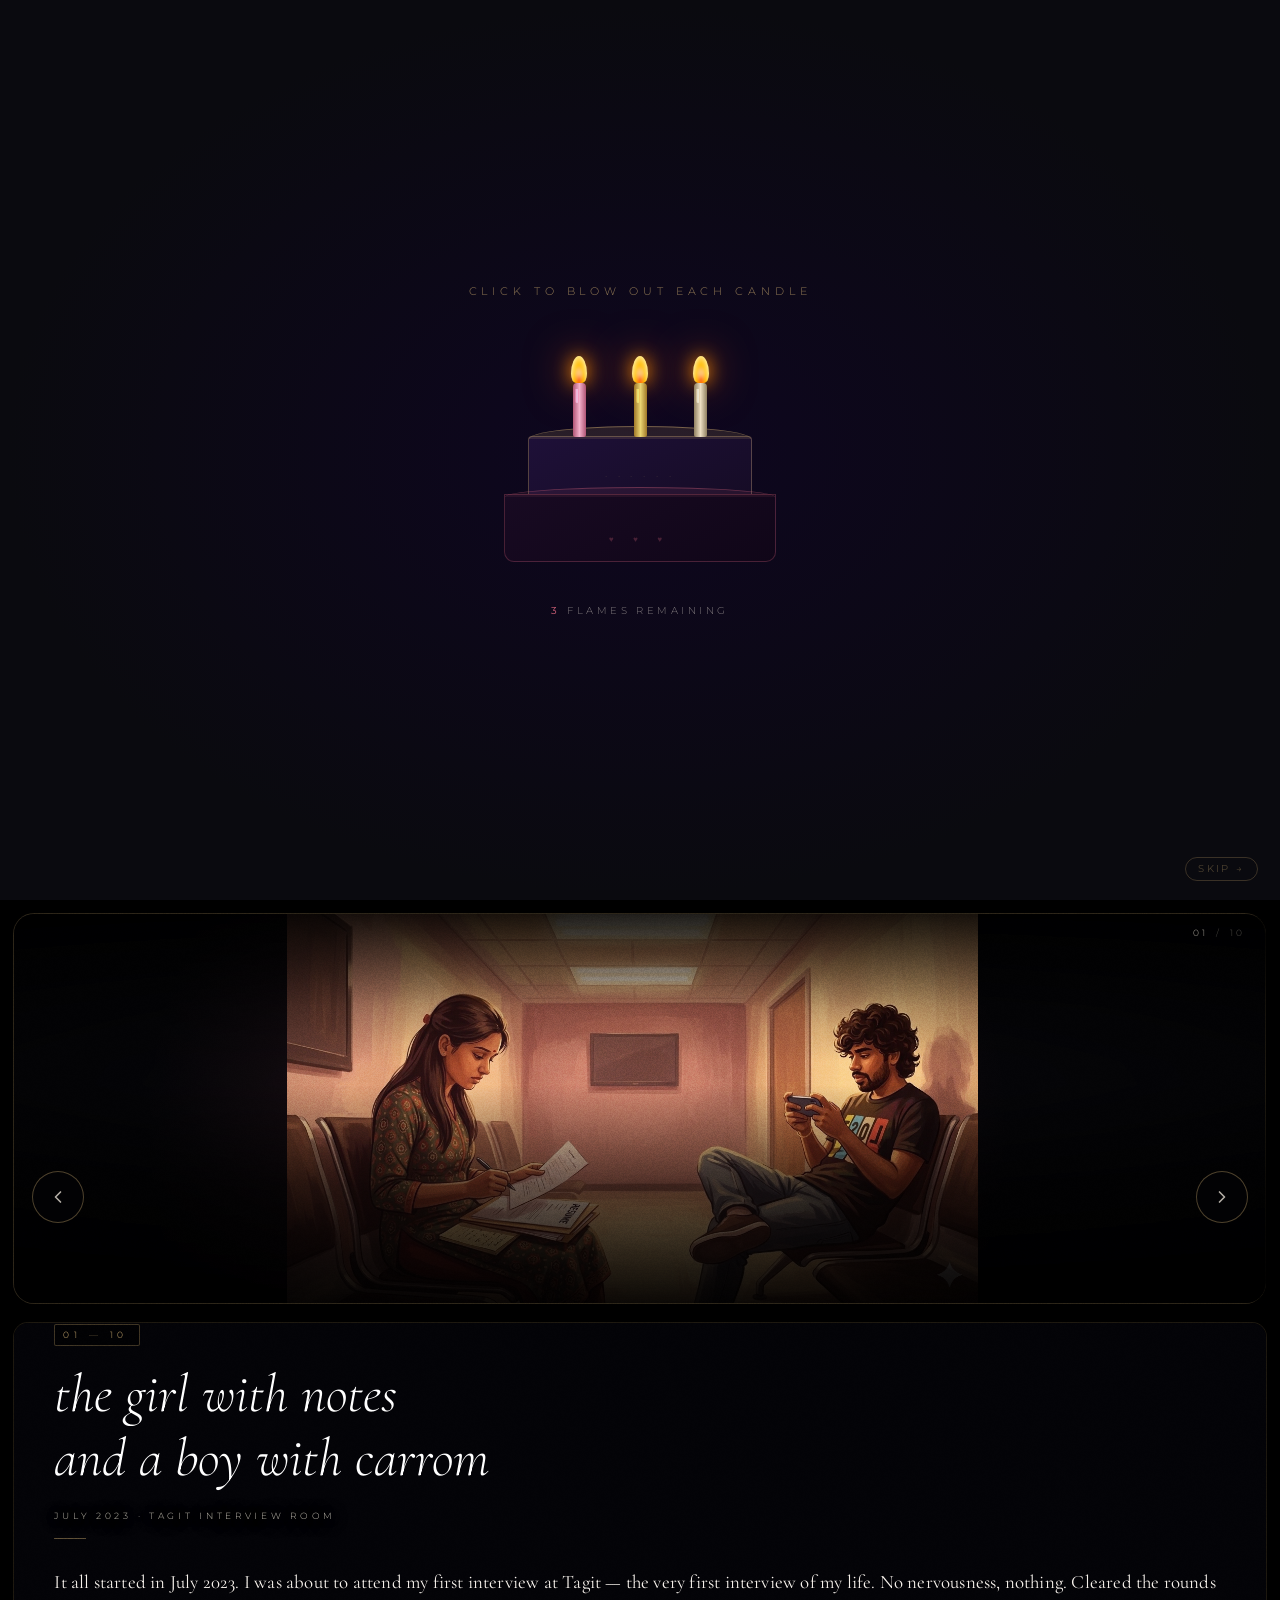
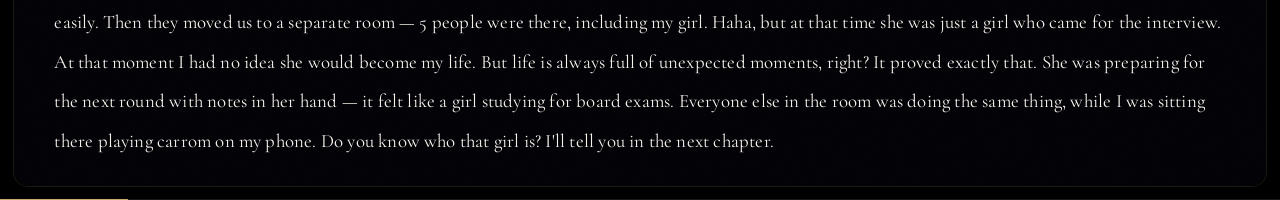
<file: index.html>
<!DOCTYPE html>
<html lang="en">
<head>
  <meta charset="UTF-8" />
  <meta name="viewport" content="width=device-width, initial-scale=1.0" />
  <title>Happy Birthday ❤️</title>
  <link rel="stylesheet" href="css/style.css" />
  <link rel="preconnect" href="https://fonts.googleapis.com" />
  <link href="https://fonts.googleapis.com/css2?family=Cormorant+Garamond:ital,wght@0,300;0,400;1,300;1,400&family=Montserrat:wght@200;300;400&display=swap" rel="stylesheet" />
  <link rel="preload" as="image" href="photos/IMG_4684.webp">
  <link rel="preload" as="image" href="photos/IMG_4685.webp">
  <link rel="preload" as="image" href="photos/IMG_4686.webp">
</head>
<body>

  <!-- ── COUNTDOWN LOCK SCREEN ── -->
  <div id="cdscreen">
    <div class="cds-stars" id="cds-stars"></div>
    <div class="cds-inner">
      <p class="cds-pre">something special awaits</p>
      <p class="cds-who">— a letter from someone who loves you —</p>
      <div class="cds-divider">✦ &nbsp; ✦ &nbsp; ✦</div>
      <p class="cds-date">July 14, 2026</p>
      <div class="cds-timer">
        <div class="cds-unit"><span class="cds-n" id="cds-d">00</span><span class="cds-l">days</span></div>
        <div class="cds-colon">:</div>
        <div class="cds-unit"><span class="cds-n" id="cds-h">00</span><span class="cds-l">hours</span></div>
        <div class="cds-colon">:</div>
        <div class="cds-unit"><span class="cds-n" id="cds-m">00</span><span class="cds-l">min</span></div>
        <div class="cds-colon">:</div>
        <div class="cds-unit"><span class="cds-n" id="cds-s">00</span><span class="cds-l">sec</span></div>
      </div>
      <p class="cds-sub">your gift is almost ready...</p>
      <button id="cds-skip" onclick="document.getElementById('cdscreen').parentNode.removeChild(document.getElementById('cdscreen'))">skip →</button>
    </div>
  </div>

  <script>
  (function () {
    var ALWAYS_VISIBLE = false; // set true to bypass countdown during testing
    var UNLOCK = new Date(2026, 6, 14, 0, 0, 0); // July 14 2026 midnight, local time
    var screen = document.getElementById('cdscreen');

    function pad(n) { return String(n).padStart(2, '0'); }

    function tick() {
      var diff = UNLOCK - Date.now();
      if (diff <= 0) {
        clearInterval(timer);
        screen.classList.add('unlock');
        setTimeout(function () { if (screen.parentNode) screen.parentNode.removeChild(screen); }, 1700);
        return;
      }
      var d = Math.floor(diff / 86400000);
      var h = Math.floor((diff % 86400000) / 3600000);
      var m = Math.floor((diff % 3600000) / 60000);
      var s = Math.floor((diff % 60000) / 1000);
      document.getElementById('cds-d').textContent = pad(d);
      document.getElementById('cds-h').textContent = pad(h);
      document.getElementById('cds-m').textContent = pad(m);
      document.getElementById('cds-s').textContent = pad(s);
    }

    if (ALWAYS_VISIBLE || Date.now() >= UNLOCK || location.search.includes('preview')) {
      if (screen.parentNode) screen.parentNode.removeChild(screen);
      return;
    }

    // Seed starfield
    var starsEl = document.getElementById('cds-stars');
    for (var i = 0; i < 140; i++) {
      var st = document.createElement('div');
      st.className = 'cds-star';
      var sz = Math.random() < 0.8 ? 1 : 2;
      st.style.cssText = 'left:' + (Math.random() * 100) + '%;top:' + (Math.random() * 100) + '%;'
        + 'width:' + sz + 'px;height:' + sz + 'px;'
        + '--dur:' + (2 + Math.random() * 4) + 's;'
        + '--op:' + (0.1 + Math.random() * 0.55) + ';'
        + 'animation-delay:' + (Math.random() * 5) + 's;';
      starsEl.appendChild(st);
    }

    tick();
    var timer = setInterval(tick, 1000);
  })();
  </script>

  <!-- ── INTRO OVERLAY ── -->
  <div id="intro-overlay">

    <!-- PHASE 1: CAKE + CANDLES -->
    <div id="candle-phase">
      <p class="intro-hint">click to blow out each candle</p>
      <div class="cake-scene">
        <div class="cake-wrapper">
          <div class="candles-row">
            <div class="candle" id="c0">
              <div class="flame-wrap"><div class="flame"></div></div>
              <div class="candle-body cb-rose"></div>
            </div>
            <div class="candle" id="c1">
              <div class="flame-wrap"><div class="flame"></div></div>
              <div class="candle-body cb-gold"></div>
            </div>
            <div class="candle" id="c2">
              <div class="flame-wrap"><div class="flame"></div></div>
              <div class="candle-body cb-cream"></div>
            </div>
          </div>
          <div class="cake-tier cake-tier-top"></div>
          <div class="cake-tier cake-tier-bot"></div>
        </div>
      </div>
      <p class="candle-counter"><span id="flames-left">3</span> flames remaining</p>
      <button id="dev-skip" class="dev-skip">skip →</button>
    </div>

    <!-- PHASE 2: SHOOTING STAR -->
    <div id="star-phase">
      <div class="phase-stars" id="sp-stars"></div>
      <div class="sp-content">
        <p class="sp-text" id="sp-text"></p>
        <p class="sp-sub"  id="sp-sub"></p>
        <p class="sp-caught" id="sp-caught">✦ wish granted ✦</p>
      </div>
      <div class="sp-screen" id="sp-screen">
        <div class="shooting-star-el" id="shooting-star-el"></div>
      </div>
    </div>

    <!-- PHASE 3: CONSTELLATION HEART -->
    <div id="heart-phase">
      <div class="phase-stars" id="hp-stars"></div>
      <p class="hp-hint" id="hp-hint">connect the stars in order</p>
      <div class="heart-stage">
        <svg class="heart-svg" id="heart-svg" preserveAspectRatio="xMidYMid meet"></svg>
        <div class="heart-dots" id="heart-dots"></div>
      </div>
      <p class="hp-counter" id="hp-counter">tap star <span id="next-star">1</span></p>
      <div class="heart-msg" id="heart-msg">
        <p class="hm-line1">our connection will never end</p>
        <p class="hm-line2">always connecting the dots,<br>no matter what</p>
      </div>
    </div>

    <!-- PHASE 4: PIANO -->
    <div id="piano-phase">
      <div class="phase-stars" id="pp2-stars"></div>
      <p class="piano-intro" id="piano-intro"></p>
      <p class="piano-sub">follow the glow &nbsp;♪</p>
      <div class="piano-wrap">
        <div class="piano-keys" id="piano-keys"></div>
      </div>
      <p class="piano-lyric" id="piano-lyric">&nbsp;</p>
      <p class="piano-progress" id="piano-progress">&nbsp;</p>
      <div class="piano-actions" id="piano-actions">
        <button class="piano-btn" id="piano-replay">↺ &nbsp;play again</button>
        <button class="piano-btn piano-btn-fwd" id="piano-forward">move on &nbsp;→</button>
      </div>
    </div>

    <!-- PHASE 5: NAME REVEAL -->
    <div id="name-phase">
      <div class="phase-stars" id="np-stars"></div>
      <div class="np-content">
        <div class="name-row">
          <span class="nl">S</span><span class="nl">u</span><span class="nl">r</span><span class="nl">e</span><span class="nl">k</span><span class="nl">a</span><span class="nl">a</span>
        </div>
        <p class="np-tagline" id="np-tagline">Happy Birthday ♥</p>
        <button class="np-enter" id="np-enter">open your gift &rarr;</button>
      </div>
    </div>

  </div>

  <!-- YouTube hidden player -->
  <div id="yt-player" style="position:absolute;width:1px;height:1px;opacity:0;pointer-events:none;"></div>
  <script src="https://www.youtube.com/iframe_api"></script>

  <!-- ── INTRO / HERO SECTION ── -->
  <section id="hero" class="section hero">
    <div class="stars" id="stars"></div>
    <div class="hero-content">
      <p class="subtitle fade-in">for the one who means everything</p>
      <h1 class="hero-title fade-in delay-1">Happy Birthday</h1>
      <h2 class="hero-name fade-in delay-2">Surekaa</h2>
      <p class="hero-date fade-in delay-3">July 14</p>
      <div class="scroll-hint fade-in delay-4">
        <span>scroll to relive our story</span>
        <div class="scroll-arrow">↓</div>
      </div>
    </div>
  </section>

  <!-- ── CINEMATIC SLIDESHOW ── -->
  <section id="gallery">

    <!-- Cinematic layers -->
    <div class="gs-lb gs-lb-t" id="gs-lb-t"></div>
    <div class="gs-lb gs-lb-b" id="gs-lb-b"></div>
    <div class="gs-vignette"></div>
    <div class="gs-grain" id="gs-grain"></div>
    <div class="gs-flash"      id="gs-flash"></div>
    <div class="gs-light-leak" id="gs-light-leak"></div>
    <div class="gs-curtain"    id="gs-curtain"></div>

    <!-- Slides -->
    <div class="gs-track" id="gs-track">

      <div class="gs-slide" data-idx="0">
        <div class="gs-photo gs-p0"></div>
        <div class="gs-overlay"></div>
        <div class="gs-story-panel">
          <div class="gs-caption">
            <span class="gs-label">01 <em>—</em> 10</span>
            <h2 class="gs-title">
              <span class="gs-line-wrap"><span class="gs-line">the girl with notes</span></span>
              <span class="gs-line-wrap"><span class="gs-line">and a boy with carrom</span></span>
            </h2>
            <p class="gs-sub">July 2023  ·  Tagit interview room</p>
          </div>
          <div class="gs-sp-rule"></div>
          <p class="gs-story-body">It all started in July 2023. I was about to attend my first interview at Tagit — the very first interview of my life. No nervousness, nothing. Cleared the rounds easily. Then they moved us to a separate room — 5 people were there, including my girl. Haha, but at that time she was just a girl who came for the interview. At that moment I had no idea she would become my life. But life is always full of unexpected moments, right? It proved exactly that. She was preparing for the next round with notes in her hand — it felt like a girl studying for board exams. Everyone else in the room was doing the same thing, while I was sitting there playing carrom on my phone. Do you know who that girl is? I'll tell you in the next chapter.</p>
        </div>
      </div>

      <div class="gs-slide" data-idx="1">
        <div class="gs-photo gs-p1"></div>
        <div class="gs-overlay"></div>
        <div class="gs-story-panel">
          <div class="gs-caption">
            <span class="gs-label">02 <em>—</em> 10</span>
            <h2 class="gs-title">
              <span class="gs-line-wrap"><span class="gs-line">a hi, a smile</span></span>
              <span class="gs-line-wrap"><span class="gs-line">and a name I'll never forget</span></span>
            </h2>
            <p class="gs-sub">Day 1 at Tagit  ·  the seat God arranged</p>
          </div>
          <div class="gs-sp-rule"></div>
          <p class="gs-story-body">Interview done, got the job at Tagit. First day of our corporate life — excited and at the same time the pressure was there. Can we survive here? Can we have friends here? But the good thing is everyone came out of college so we had a training session for almost 1 month and it felt just like college. Tagit is the company that gave me two lives — one for my professional career, the kickstart of everything, and another, a new beginning of something I never knew was coming. That beginning came when she herself sat next to me. Haha. I think the seat arrangements were not done by management — they were done by GOD. Because why would a service team girl come and sit next to a product team guy? She could have sat somewhere else, right? If she hadn't sat next to me, I don't think I would be creating this story today. I said hi to her and she replied with a hi and a smile. She used to talk with a lot of formality at first — I told her she can talk casually, no need to be formal. I forgot to mention one thing — the beautiful name of the girl. Her name is Surekaa. The name that is going to be etched in my heart for the rest of my life — though at that time I had no idea.</p>
        </div>
      </div>

      <div class="gs-slide" data-idx="2">
        <div class="gs-photo gs-p8"></div>
        <div class="gs-overlay"></div>
        <div class="gs-story-panel">
          <div class="gs-caption">
            <span class="gs-label">03 <em>—</em> 10</span>
            <h2 class="gs-title">
              <span class="gs-line-wrap"><span class="gs-line">fifteen days</span></span>
              <span class="gs-line-wrap"><span class="gs-line">like a tracer bullet</span></span>
            </h2>
            <p class="gs-sub">rose milk, Java patterns &amp; tears at the door</p>
          </div>
          <div class="gs-sp-rule"></div>
          <p class="gs-story-body">Fifteen days went like a tracer bullet — so fast. I was going to the product team (MB side) and she to the service side. Moving out of that training room, after so many years I felt bad about moving away from someone. It was weird, actually. Even I was in a relationship at the time — actually, both of us were. But the bond we had during those 15 days — we used to tease each other, oh sorry, I used to tease her, she used to smile and say &quot;hey, poda&quot; always with a sportive mindset. We'd go drink rose milks. We'd discuss Java patterns that I've never once used in my professional career. Unlimited laughter inside that room. Everything hit me when I came out of that room. It's somehow special, right — if a girl you've known for just 15 days has tears in her eyes when you're leaving, and you feel exactly the same. That day a new bond was created — not in the form of a relationship, but in the form of friends. I don't know what she felt. But it was something special to me, obviously. And the boy moved out — his name is Aswath. Yes, that's me, as you know.</p>
        </div>
      </div>

      <div class="gs-slide" data-idx="3">
        <div class="gs-photo gs-p2"></div>
        <div class="gs-overlay"></div>
        <div class="gs-story-panel">
          <div class="gs-caption">
            <span class="gs-label">04 <em>—</em> 10</span>
            <h2 class="gs-title">
              <span class="gs-line-wrap"><span class="gs-line">the bond</span></span>
              <span class="gs-line-wrap"><span class="gs-line">that never faded</span></span>
            </h2>
            <p class="gs-sub">8 months apart  ·  the trip  ·  possessiveness</p>
          </div>
          <div class="gs-sp-rule"></div>
          <p class="gs-story-body">Then the break came — both Surekaa and I separated to different teams. The pressure on freshers led us to talk less. Since this was the first company for both of us, we focused on learning new things. That's how 8 months went. But somehow a gang was formed and we came back to our routine. And the beautiful thing is — even though we had fewer conversations during this period, the bond never faded. That's how we became close friends. The trip made us even closer — closer than this boy had ever been with anyone. A bond he never had with anyone. A bond that feels like something you cannot get from anyone else, not after her. So I was always there for her and she was always there for me. This was the first time I experienced possessiveness inside a friendship. She did the same — possessive over silly things. Always prioritising each other in all situations. She used to sit next to me every single day for lunch. She would always be around me — no matter what — she liked being around me. Something like that doesn't happen on purpose, right? It just happens eventually. And it happened. One day she wore my hoodie to the theatre and we clicked a picture together. The first thing we did after becoming close friends was clicking thousands of pictures wherever we went. Whoever saw those pictures said one thing only: "you look so cute together." Of course, even without me she looks cute — but cute together is something else, right? Which is why we kept taking thousands of pictures that are still in my drive — ones I cannot erase, even when Google removed the access.</p>
        </div>
      </div>

      <div class="gs-slide" data-idx="4">
        <div class="gs-photo gs-p3"></div>
        <div class="gs-overlay"></div>
        <div class="gs-story-panel">
          <div class="gs-caption">
            <span class="gs-label">05 <em>—</em> 10</span>
            <h2 class="gs-title">
              <span class="gs-line-wrap"><span class="gs-line">two helmets</span></span>
              <span class="gs-line-wrap"><span class="gs-line">one reserved for her</span></span>
            </h2>
            <p class="gs-sub">every Wednesday  ·  our day</p>
          </div>
          <div class="gs-sp-rule"></div>
          <p class="gs-story-body">After the trip, the bond we had went to another level. Next level in the sense that it's not a relationship — we were like best friends who always stuck together. Wednesday was our day, because Thursday and Friday were WFH for both of us, so we always went out somewhere on Wednesday evening. It reached a point where I was waiting for Wednesday all week. That day I'd take my bike from my room and take two helmets with me — one on my head and another one in the bike dickey. Single earbud on my left and keeping another one in the box — the one reserved for her. Then I'd reach her PG. Lucky smile, I think. Once I arrived I'd call her, she'd check from the first-floor balcony to confirm if I'd actually come. After confirming, she'd come down. And we'd start the bike ride with songs on. It felt like the mental manadhil song from OK Kanmani — that exact feeling. We'd have so much fun, actually singing our favourite songs together. Oh, I forgot to tell — we had one song that was like a signature song for us: Thooya. We used to listen to it whenever we were on a bike ride. It was so much fun and so heartfelt, actually.</p>
        </div>
      </div>

      <div class="gs-slide" data-idx="5">
        <div class="gs-photo gs-p4"></div>
        <div class="gs-overlay"></div>
        <div class="gs-story-panel">
          <div class="gs-caption">
            <span class="gs-label">06 <em>—</em> 10</span>
            <h2 class="gs-title">
              <span class="gs-line-wrap"><span class="gs-line">thooya on the speakers</span></span>
              <span class="gs-line-wrap"><span class="gs-line">sand under our feet</span></span>
            </h2>
            <p class="gs-sub">Thiruvanmiyur  ·  parotta, kalakki &amp; beach</p>
          </div>
          <div class="gs-sp-rule"></div>
          <p class="gs-story-body">Then we'd reach the beach — Thiruvanmiyur beach. We'd move around the sands with the peaceful sound of the sea. But before going there we'd always stop at the local kai yendhi bhavan. We used to eat parotta, dosa, and kalakki — often, every time we visited we'd have it. She'd feed me some days, I'd feed her. It's a cute thing, right? Then we'd go to the beach, drink from the flask there, take more buttermilk with us to the beach and sit there talking about useless things. I still remember the day she posted a snap of just a cup — and behind that, me wearing a green striped tee. She never thought about what people would think of her for roaming around with a boy at night and on the beach. That's Surekaa — if it's right for her, she doesn't care what others think. That's a pretty good quality, right? Yes it is. We'd eat waffles sometimes. We'd drink coffee. We'd visit Tea Talkies. And we'd visit this one hotel — oh god, I forgot the name — the hotel inside Karappakkam. Let's see if she reminds me the name. Let her tell the hotel name. We used to eat parotta and kalakki there as always, and Idly Vada Kadai's elaneer payasam — that I will never forget — and Tiffin Shastra's rava dosa. She always knew what I'd eat even before I told her. Haha.</p>
        </div>
      </div>

      <div class="gs-slide" data-idx="6">
        <div class="gs-photo gs-p6"></div>
        <div class="gs-overlay"></div>
        <div class="gs-story-panel">
          <div class="gs-caption">
            <span class="gs-label">07 <em>—</em> 10</span>
            <h2 class="gs-title">
              <span class="gs-line-wrap"><span class="gs-line">she took</span></span>
              <span class="gs-line-wrap"><span class="gs-line">my mother's hand</span></span>
            </h2>
            <p class="gs-sub">Bommi Apartments  ·  paal kaachanum  ·  Tiffin Shastra</p>
          </div>
          <div class="gs-sp-rule"></div>
          <p class="gs-story-body">Days went by. I was living in a room with friends and trying to move to an individual house. I don't know why, but I always kept Surekaa in my mind when I thought about it — if I rent a house I can invite her and spend quality time, right? That thought would never have come to my mind if it wasn't for Surekaa, because I am not the guy who has the courage to bring a girl to my house. But somehow in my mind I thought I can bring her over, watch movies together, something like that. I don't know why. Reason? IDK. And that's the truth — for some things we don't need a reason. Something is beyond that. So I got a house on rent and it was time to start living there. I thought I would live there alone. But you don't know what happened next — and it surprised me as well. If you asked me now in 2026 would you believe this could have happened back then, I honestly don't think I would believe it. But it happened. It's kind of the beginning of something — and the beginning of fulfilling the reason I was born, I think.<br><br>We had to do paal kaachanum — which we usually do at the best time, early morning at 5 o'clock. Before that day, my parents came from Thiruvarur and stayed at the new home. That same evening, there was a plan — my mother and I had to go buy things for the next morning ritual. Unfortunately I got stuck with office work. The first thing that came to my mind was her. I took my phone and called her. She said she was also occupied with office work, then she called again and said "nan poren, konjam late aagum" — she might have thought, Aswath is asking, how can I not go? She arrived at my home and took my mom out to buy everything that was needed. She is the first girl I ever introduced to my mother. They shared such a good bond that day. My mom said her favourite colour is blue — same as Surekaa's. Just saying. Then me, Surekaa, Ishu and Amma had breakfast at Tiffin Shastra. Then my parents went back to Thiruvarur.</p>
        </div>
      </div>

      <div class="gs-slide" data-idx="7">
        <div class="gs-photo gs-p5"></div>
        <div class="gs-overlay"></div>
        <div class="gs-story-panel">
          <div class="gs-caption">
            <span class="gs-label">08 <em>—</em> 10</span>
            <h2 class="gs-title">
              <span class="gs-line-wrap"><span class="gs-line">she slept next to me</span></span>
              <span class="gs-line-wrap"><span class="gs-line">like she always belonged there</span></span>
            </h2>
            <p class="gs-sub">our home  ·  blue bedsheet  ·  Bommi Apartments</p>
          </div>
          <div class="gs-sp-rule"></div>
          <p class="gs-story-body">After some days, the AC got fixed — and the home became messy and sandy after all the drilling. I still don't know how I had the courage to ask a girl for help with this and also invite her to stay with me. The trust she had in me — she came and helped me. CSK match was being telecasted. She even clicked a picture of me with a mop in my hand. Cleaning done. And we had to sleep, right? She never hesitated. She just slept next to me without the fear of being with a boy at night in an individual home. It made me feel so special. She slept like a child. She used the blue bedsheet — which later became our favourite. That's a different story, haha. I even took a picture of her while she was sleeping because it felt so cute and it surprised me — to see a girl next to me who wasn't my girlfriend (till that point). Then we used to spend Thursday to Sunday in our new rented home. Yes — our home. Not my home. Because somehow she became part of it.</p>
        </div>
      </div>

      <div class="gs-slide" data-idx="8">
        <div class="gs-photo gs-p7"></div>
        <div class="gs-overlay"></div>
        <div class="gs-story-panel">
          <div class="gs-caption">
            <span class="gs-label">09 <em>—</em> 10</span>
            <h2 class="gs-title">
              <span class="gs-line-wrap"><span class="gs-line">Jersey made me cry</span></span>
              <span class="gs-line-wrap"><span class="gs-line">she made it worthwhile</span></span>
            </h2>
            <p class="gs-sub">AGS Navalur  ·  ezhaneer nungu  ·  the nights we had</p>
          </div>
          <div class="gs-sp-rule"></div>
          <p class="gs-story-body">We used to watch movies at night. The first movie was Jersey — literally on my bucket list to watch it with her. Usually whenever I see Jersey my eyes fill with tears, and it was the same that day. But I still remember what she said after we became a couple — it was weird when the two characters started kissing on screen. Haha, I felt the same, I told her. Then we used to watch horror movies and she'd close her eyes and come closer to me to feel safe. Those touches were not filled with anything except warmth and trust. Those feelings cannot be expressed in words. Then we went to the food court to get our favourite ezhaneer nungu. And we went to so many movies at AGS Navalur. But till this point we're friends — close friends, maybe more than that. Then one incident changed everything — turned my life in the opposite direction. Probably the best thing that has happened in my life. If you're reading this Surekaa, you already know what happened next.</p>
        </div>
      </div>

      <div class="gs-slide" data-idx="9">
        <div class="gs-photo gs-p9"></div>
        <div class="gs-overlay"></div>
        <div class="gs-story-panel">
          <div class="gs-caption">
            <span class="gs-label">10 <em>—</em> 10</span>
            <h2 class="gs-title">
              <span class="gs-line-wrap"><span class="gs-line">love was always there</span></span>
              <span class="gs-line-wrap"><span class="gs-line">we just finally said it</span></span>
            </h2>
            <p class="gs-sub">Bommi Apartments  ·  thousands of kisses  ·  forever</p>
          </div>
          <div class="gs-sp-rule"></div>
          <p class="gs-story-body">Then what happened — you know, I know. Our home knows. Our room knows. Our blue bedsheet knows. Our bathrooms know. Our hall knows. Our beanbag knows. Our kitchen knows. Our sofa knows. Our balcony knows. Our terrace knows. Bommi Apartments knows everything — what we had, what bond we shared, what privacy we shared. We don't even have a count of how many times we kissed. I hope the apartment and all its bricks know it too — maybe they also thought, when will these two stop? Haha. We used to sleep next to each other. I'd put my hands on you easily without hesitation, and you too. One day we started playing the neck biting game — THE GAME — the one that made us both finally say what we had for each other. To make your lips wet I kissed you and you closed your eyes and went under my arms. That felt so cute. After that, the only things we did were kissing kissing kissing, cuddling cuddling. Then we started removing our clothes — we rarely put clothes on when we slept. There was always that closeness in the nights. All our nights were like that — talking, being close to you, kissing your neck, feeling the warmth of you, sticking together like glue, feeling the heat of our bodies without any distance between us. Oh my god, the intimacy we had was something truly great. Then we expressed our love. The love came first — not the other way around. Love was always there, we just hadn't expressed it yet. And then you know how we became — thousands of photos, thousands of kisses, and more memories than we can count. You used to visit my home and my mom loved you. My family was ready to give their son to you, haha. Yes — after that, a lot happened. You went to CBE and I went to Tringapps. The problems started after our families found out about our love story. I will never forget the way you stood for this love. What you did is not something easily done. No matter what, no matter what happened, you were always there — standing strong and tall — proving that a woman can love a man like this. I don't know if I'm perfect or not. But you're perfect in each and everything. Still, for almost a year now these problems have been going on like a never-ending story. But soon we will sort everything out and I will marry you with everyone's blessings. I will be there for you till the very last breath of my life. Love you Surekaa, as always. Love you kiddoo. LY KY FY.</p>
        </div>
      </div>

    </div>

    <!-- Navigation -->
    <button class="gs-btn gs-btn-prev" id="gs-prev" aria-label="Previous">
      <svg viewBox="0 0 24 24" fill="none" width="20" height="20">
        <polyline points="15,18 9,12 15,6" stroke="currentColor" stroke-width="2" stroke-linecap="round" stroke-linejoin="round"/>
      </svg>
    </button>
    <button class="gs-btn gs-btn-next" id="gs-next" aria-label="Next">
      <svg viewBox="0 0 24 24" fill="none" width="20" height="20">
        <polyline points="9,6 15,12 9,18" stroke="currentColor" stroke-width="2" stroke-linecap="round" stroke-linejoin="round"/>
      </svg>
    </button>

    <!-- Progress -->
    <div class="gs-progress"><div class="gs-progress-fill" id="gs-pfill"></div></div>
    <div class="gs-counter"><span id="gs-curr">01</span><span class="gs-csep"> / </span><span class="gs-ctotal">10</span></div>

    <!-- Section blends -->
    <div class="gs-edge-t"></div>
    <div class="gs-edge-b"></div>

  </section>

  <!-- ── CINEMATIC PHOTO REEL ── -->
  <div id="reel">
    <!-- background layers -->
    <div class="reel-bg" id="reel-bg-a"></div>
    <div class="reel-bg" id="reel-bg-b"></div>
    <div class="reel-vignette"></div>
    <div class="reel-grain"></div>
    <div class="reel-flash" id="reel-flash"></div>
    <div class="reel-leak"  id="reel-leak"></div>

    <!-- title card -->
    <div class="reel-title-card" id="reel-title-card">
      <p class="rtc-pre">and so many more</p>
      <h2 class="rtc-title">moments with you</h2>
      <p class="rtc-sub">tap anywhere to begin</p>
    </div>

    <!-- counter -->
    <div class="reel-counter" id="reel-counter">
      <span id="reel-curr">01</span>
      <span class="reel-sep"> / </span>
      <span id="reel-total">35</span>
    </div>

    <!-- progress bar -->
    <div class="reel-progress"><div class="reel-progress-fill" id="reel-pfill"></div></div>

    <!-- pause hint -->
    <div class="reel-pause-hint" id="reel-pause-hint">hold to pause</div>

    <!-- skip to end -->
    <button class="reel-end-btn" id="reel-end-btn">skip to message →</button>
  </div>

  <!-- ── FINAL MESSAGE ── -->
  <section id="message" class="section message">
    <div class="message-content">
      <div class="heart-anim">♥</div>
      <h2 class="message-title">To you, Surekaa</h2>
      <p class="message-body">
        Every single day with you is something I'm grateful for.<br>
        You make ordinary moments feel like the ones worth remembering.<br><br>
        On your birthday, I just want you to know —<br>
        you are loved more than words can ever hold.
      </p>
      <p class="message-sign">— always yours, Ash 🤍</p>
    </div>
    <div class="particles" id="particles"></div>
  </section>

  <script src="https://cdnjs.cloudflare.com/ajax/libs/gsap/3.12.5/gsap.min.js"></script>
  <script src="js/main.js"></script>
</body>
</html>
</file>
<file: css/style.css>
/* ── RESET & BASE ── */
*, *::before, *::after { box-sizing: border-box; margin: 0; padding: 0; }

:root {
  --black:   #0a0a0f;
  --deep:    #0f0f1a;
  --gold:    #c9a96e;
  --rose:    #d4637a;
  --light:   #f0e8dc;
  --dim:     rgba(240, 232, 220, 0.5);
  --font-serif: 'Cormorant Garamond', Georgia, serif;
  --font-sans:  'Montserrat', sans-serif;
}

html { scroll-behavior: smooth; }

body {
  background: var(--black);
  color: var(--light);
  font-family: var(--font-sans);
  font-weight: 300;
  overflow-x: hidden;
}

.section {
  min-height: 100vh;
  position: relative;
  display: flex;
  align-items: center;
  justify-content: center;
}

/* ── AUDIO BUTTON ── */
.audio-btn {
  position: fixed;
  bottom: 2rem;
  right: 2rem;
  z-index: 999;
  width: 48px;
  height: 48px;
  border-radius: 50%;
  background: rgba(201, 169, 110, 0.15);
  border: 1px solid var(--gold);
  display: flex;
  align-items: center;
  justify-content: center;
  cursor: pointer;
  font-size: 1.2rem;
  color: var(--gold);
  transition: background 0.3s;
  backdrop-filter: blur(8px);
}
.audio-btn:hover { background: rgba(201, 169, 110, 0.3); }

/* ── HERO ── */
.hero {
  background: radial-gradient(ellipse at center, #1a0f2e 0%, var(--black) 70%);
  flex-direction: column;
  text-align: center;
  overflow: hidden;
}
.hero::after {
  content: '';
  position: absolute;
  bottom: 0; left: 0; right: 0;
  height: 22%;
  background: linear-gradient(to top, var(--black), transparent);
  pointer-events: none;
  z-index: 3;
}

.stars {
  position: absolute;
  inset: 0;
  pointer-events: none;
}

.star {
  position: absolute;
  width: 2px;
  height: 2px;
  background: white;
  border-radius: 50%;
  animation: twinkle var(--dur, 3s) ease-in-out infinite;
  opacity: var(--op, 0.6);
}

@keyframes twinkle {
  0%, 100% { opacity: var(--op, 0.6); transform: scale(1); }
  50%       { opacity: 0.1;            transform: scale(0.5); }
}

.hero-content {
  position: relative;
  z-index: 2;
  display: flex;
  flex-direction: column;
  align-items: center;
  gap: 0.8rem;
}

.subtitle {
  font-family: var(--font-sans);
  font-weight: 200;
  font-size: 0.75rem;
  letter-spacing: 0.35em;
  text-transform: uppercase;
  color: var(--gold);
}

.hero-title {
  font-family: var(--font-serif);
  font-size: clamp(3rem, 10vw, 7rem);
  font-weight: 300;
  line-height: 1;
  color: var(--light);
}

.hero-name {
  font-family: var(--font-serif);
  font-size: clamp(2rem, 6vw, 4.5rem);
  font-weight: 400;
  font-style: italic;
  color: var(--rose);
}

.hero-date {
  font-size: 0.8rem;
  letter-spacing: 0.2em;
  color: var(--dim);
}

.scroll-hint {
  margin-top: 3rem;
  display: flex;
  flex-direction: column;
  align-items: center;
  gap: 0.5rem;
  font-size: 0.7rem;
  letter-spacing: 0.2em;
  color: var(--dim);
}

.scroll-arrow {
  animation: bounce 2s ease-in-out infinite;
  font-size: 1.2rem;
  color: var(--gold);
}

@keyframes bounce {
  0%, 100% { transform: translateY(0); }
  50%       { transform: translateY(8px); }
}

/* ── FADE-IN ANIMATIONS ── */
.fade-in {
  opacity: 0;
  transform: translateY(20px);
  animation: fadeUp 1s ease forwards;
}
.delay-1 { animation-delay: 0.4s; }
.delay-2 { animation-delay: 0.8s; }
.delay-3 { animation-delay: 1.2s; }
.delay-4 { animation-delay: 1.8s; }

@keyframes fadeUp {
  to { opacity: 1; transform: translateY(0); }
}

/* ── STORY SECTION ── */
.story {
  flex-direction: column;
  padding: 6rem 2rem;
  gap: 0;
  background: linear-gradient(to bottom, var(--black), var(--deep), var(--black));
}

.chapter {
  display: grid;
  grid-template-columns: 1fr 1fr;
  gap: 4rem;
  align-items: center;
  max-width: 1000px;
  width: 100%;
  padding: 5rem 0;
  border-bottom: 1px solid rgba(201, 169, 110, 0.1);
  opacity: 0;
  transform: translateY(50px);
  transition: opacity 0.9s ease, transform 0.9s ease;
}

.chapter.visible {
  opacity: 1;
  transform: translateY(0);
}

.chapter-reverse {
  direction: rtl;
}
.chapter-reverse > * { direction: ltr; }

.chapter-illustration {
  display: flex;
  align-items: center;
  justify-content: center;
}

.illus-placeholder {
  width: 280px;
  height: 280px;
  border-radius: 50%;
  border: 1px solid rgba(201, 169, 110, 0.3);
  display: flex;
  align-items: center;
  justify-content: center;
  font-size: 4rem;
  color: rgba(201, 169, 110, 0.3);
  background: radial-gradient(circle, rgba(212, 99, 122, 0.05), transparent 70%);
  /* Replace with actual illustration image later */
}

.chapter-text {
  display: flex;
  flex-direction: column;
  gap: 0.8rem;
}

.chapter-label {
  font-size: 0.65rem;
  letter-spacing: 0.4em;
  text-transform: uppercase;
  color: var(--gold);
}

.chapter-title {
  font-family: var(--font-serif);
  font-size: clamp(1.8rem, 4vw, 2.8rem);
  font-weight: 300;
  line-height: 1.2;
}

.chapter-date {
  font-size: 0.7rem;
  letter-spacing: 0.2em;
  color: var(--dim);
}

.chapter-body {
  font-size: 0.95rem;
  line-height: 1.9;
  color: rgba(240, 232, 220, 0.75);
  max-width: 420px;
}

.chapter-placeholder {
  font-style: italic;
  color: rgba(240, 232, 220, 0.3);
  font-size: 0.88rem;
  line-height: 1.8;
}

/* ── CINEMATIC CHAPTERS ── */
.story {
  flex-direction: column;
  padding: 0;
  gap: 0;
  background: var(--black);
  align-items: stretch;
  min-height: unset;
}

.chapter-full {
  min-height: 100vh;
  display: grid;
  grid-template-columns: 1fr 1fr;
  position: relative;
  overflow: hidden;
}
.chapter-full.cf-flip { direction: rtl; }
.chapter-full.cf-flip > * { direction: ltr; }

/* ── Photo side ── */
.cf-media {
  position: relative;
  overflow: hidden;
}
/* Top & bottom black fade — dissolves chapter edges into the page */
.cf-media::before,
.cf-media::after {
  content: '';
  position: absolute;
  left: 0;
  right: 0;
  z-index: 3;
  pointer-events: none;
}
.cf-media::before {
  top: 0;
  height: 28%;
  background: linear-gradient(to bottom, var(--black) 0%, transparent 100%);
}
.cf-media::after {
  bottom: 0;
  height: 28%;
  background: linear-gradient(to top, var(--black) 0%, transparent 100%);
}

.cf-img {
  position: absolute;
  inset: 0;
  background-size: cover;
  background-position: center;
  transform: scale(1.07);
  clip-path: inset(0 0 100% 0);
  transition: clip-path 1.3s cubic-bezier(0.16, 1, 0.3, 1) 0.1s,
              transform 7s ease;
}
.chapter-full.visible .cf-img {
  clip-path: inset(0 0 0% 0);
  transform: scale(1);
}

/* Unique gradient for each chapter (replace with background-image when photos ready) */
.cf-img-1 { background: radial-gradient(ellipse at 40% 55%, #3d1a2e 0%, #0a0a0f 80%); }
.cf-img-2 { background: radial-gradient(ellipse at 60% 40%, #0f1a3d 0%, #0a0a0f 80%); }
.cf-img-3 { background: radial-gradient(ellipse at 35% 60%, #2d1a08 0%, #0a0a0f 80%); }
.cf-img-4 { background: radial-gradient(ellipse at 55% 45%, #0a1f1a 0%, #0a0a0f 80%); }
.cf-img-5 { background: radial-gradient(ellipse at 45% 55%, #2d0a20 0%, #0a0a0f 80%); }
.cf-img-6 { background: radial-gradient(ellipse at 50% 50%, #2d1f05 0%, #0a0a0f 80%); }

/* Subtle inner glow accent per chapter */
.cf-img-1::after { content:''; position:absolute; inset:0; background: radial-gradient(circle at 45% 55%, rgba(212,99,122,0.18) 0%, transparent 65%); }
.cf-img-2::after { content:''; position:absolute; inset:0; background: radial-gradient(circle at 55% 42%, rgba(100,140,212,0.18) 0%, transparent 65%); }
.cf-img-3::after { content:''; position:absolute; inset:0; background: radial-gradient(circle at 40% 58%, rgba(201,169,110,0.2) 0%, transparent 65%); }
.cf-img-4::after { content:''; position:absolute; inset:0; background: radial-gradient(circle at 52% 48%, rgba(80,180,140,0.16) 0%, transparent 65%); }
.cf-img-5::after { content:''; position:absolute; inset:0; background: radial-gradient(circle at 46% 54%, rgba(180,80,130,0.18) 0%, transparent 65%); }
.cf-img-6::after { content:''; position:absolute; inset:0; background: radial-gradient(circle at 50% 50%, rgba(201,169,110,0.22) 0%, transparent 65%); }

.cf-veil {
  position: absolute;
  inset: 0;
  background: linear-gradient(to right, transparent 50%, var(--black) 100%);
  pointer-events: none;
}
.cf-flip .cf-veil {
  background: linear-gradient(to left, transparent 50%, var(--black) 100%);
}

/* ── Text side ── */
.cf-text {
  display: flex;
  flex-direction: column;
  justify-content: center;
  padding: 5rem 4.5rem 5rem 4rem;
  position: relative;
}
.cf-flip .cf-text {
  padding: 5rem 4rem 5rem 4.5rem;
}

.cf-num {
  font-family: var(--font-serif);
  font-size: clamp(6rem, 13vw, 11rem);
  font-weight: 300;
  color: rgba(201, 169, 110, 0.05);
  position: absolute;
  top: 1.5rem;
  right: 2rem;
  line-height: 1;
  pointer-events: none;
  opacity: 0;
  transition: opacity 1.2s ease 0.2s;
}
.cf-flip .cf-num { right: auto; left: 2rem; }
.chapter-full.visible .cf-num { opacity: 1; }

.cf-label {
  font-size: 0.58rem;
  letter-spacing: 0.55em;
  text-transform: uppercase;
  color: var(--gold);
  opacity: 0;
  transform: translateY(10px);
  transition: opacity 0.8s ease 0.4s, transform 0.8s ease 0.4s;
}
.chapter-full.visible .cf-label { opacity: 1; transform: translateY(0); }

.cf-title {
  font-family: var(--font-serif);
  font-size: clamp(1.9rem, 3.5vw, 3.2rem);
  font-weight: 300;
  line-height: 1.2;
  margin-top: 0.8rem;
  opacity: 0;
  transform: translateY(22px);
  transition: opacity 1s ease 0.55s, transform 1s ease 0.55s;
}
.chapter-full.visible .cf-title { opacity: 1; transform: translateY(0); }

.cf-rule {
  width: 36px;
  height: 1px;
  background: var(--gold);
  margin: 1.6rem 0;
  opacity: 0;
  transform: scaleX(0);
  transform-origin: left;
  transition: opacity 0.5s ease 0.75s, transform 0.6s ease 0.75s;
}
.chapter-full.visible .cf-rule { opacity: 0.55; transform: scaleX(1); }

.cf-body {
  font-size: 0.92rem;
  line-height: 2;
  color: rgba(240, 232, 220, 0.65);
  font-style: italic;
  max-width: 380px;
  opacity: 0;
  transform: translateY(14px);
  transition: opacity 1s ease 0.9s, transform 1s ease 0.9s;
}
.chapter-full.visible .cf-body { opacity: 1; transform: translateY(0); }

.cf-date {
  font-size: 0.6rem;
  letter-spacing: 0.3em;
  text-transform: uppercase;
  color: rgba(201, 169, 110, 0.4);
  margin-top: 1.8rem;
  opacity: 0;
  transition: opacity 0.8s ease 1.1s;
}
.chapter-full.visible .cf-date { opacity: 1; }

/* ── Interlude quote cards ── */
.story-interlude {
  min-height: 55vh;
  display: flex;
  align-items: center;
  justify-content: center;
  padding: 5rem 2rem;
  background: linear-gradient(to bottom, var(--black) 0%, #0d0718 50%, var(--black) 100%);
  position: relative;
}
.story-interlude::before {
  content: '✦';
  position: absolute;
  top: 50%;
  left: 50%;
  transform: translate(-50%, -50%);
  font-size: 18rem;
  color: rgba(201, 169, 110, 0.025);
  pointer-events: none;
  line-height: 1;
}

.si-quote {
  font-family: var(--font-serif);
  font-size: clamp(1.1rem, 2.8vw, 1.9rem);
  font-weight: 300;
  font-style: italic;
  text-align: center;
  color: rgba(240, 232, 220, 0.38);
  max-width: 580px;
  line-height: 1.8;
  opacity: 0;
  transform: translateY(18px);
  transition: opacity 1.2s ease, transform 1.2s ease;
  position: relative;
  z-index: 1;
}
.story-interlude.visible .si-quote { opacity: 1; transform: translateY(0); }

/* ── Mobile ── */
@media (max-width: 768px) {
  .chapter-full {
    grid-template-columns: 1fr;
    grid-template-rows: 42vh auto;
    min-height: unset;
  }
  .chapter-full.cf-flip { direction: ltr; }
  .cf-media { grid-row: 1; }
  .cf-text {
    grid-row: 2;
    padding: 3rem 1.8rem;
  }
  .cf-veil, .cf-flip .cf-veil {
    background: linear-gradient(to bottom, transparent 40%, var(--black) 100%);
  }
  .cf-num { font-size: 5rem; top: 1rem; right: 1rem; }
  .cf-flip .cf-num { left: 1rem; right: auto; }
  .cf-body { max-width: 100%; }
}

/* ── CINEMATIC SLIDESHOW ── */
#gallery {
  position: relative;
  height: 100vh;
  overflow: hidden;
  background: #000;
  cursor: default;
}

.gs-track { position: absolute; inset: 0; }

/* ── Slides ── */
.gs-slide {
  position: absolute;
  inset: 0;
  opacity: 0;
  pointer-events: none;
  z-index: 1;
}
.gs-slide.gs-active {
  opacity: 1;
  pointer-events: auto;
  z-index: 2;
}

/* ── Photo — top card, stops above story panel, no overlap ── */
.gs-photo {
  position: absolute;
  top: 0.9rem;
  left: 0.9rem;
  right: 0.9rem;
  bottom: calc(52vh + 1.8rem);
  background-size: contain;
  background-position: center;
  background-color: #050508;
  border-radius: 20px;
  overflow: hidden;
  box-shadow: 0 0 0 1px rgba(201,169,110,0.22), 0 8px 48px rgba(0,0,0,0.7);
  will-change: transform;
  transform-origin: center center;
}

/* Chapter illustrations — full contain, no cropping */
.gs-p0 { background: #050508 url("../photos/IMG_4684.webp") center/contain no-repeat; }
.gs-p1 { background: #050508 url("../photos/IMG_4685.webp") center/contain no-repeat; }
.gs-p2 { background: #050508 url("../photos/IMG_4687.webp") center/contain no-repeat; }
.gs-p3 { background: #050508 url("../photos/IMG_4688.webp") center/contain no-repeat; }
.gs-p4 { background: #050508 url("../photos/IMG_4690.webp") center/contain no-repeat; }
.gs-p5 { background: #050508 url("../photos/IMG_4692.webp") center/contain no-repeat; }
.gs-p6 { background: #050508 url("../photos/IMG_4695.webp") center/contain no-repeat; }
.gs-p7 { background: #050508 url("../photos/IMG_4696.webp") center/contain no-repeat; }

.gs-p0::after { content:''; position:absolute; inset:0; background:radial-gradient(circle at 45% 55%, rgba(212,99,122,0.18),transparent 60%); }
.gs-p1::after { content:''; position:absolute; inset:0; background:radial-gradient(circle at 58% 42%, rgba(100,130,220,0.16), transparent 60%); }
.gs-p2::after { content:''; position:absolute; inset:0; background:radial-gradient(circle at 38% 60%, rgba(201,169,110,0.18),transparent 60%); }
.gs-p3::after { content:''; position:absolute; inset:0; background:radial-gradient(circle at 55% 48%, rgba(80,180,130,0.14), transparent 60%); }
.gs-p4::after { content:''; position:absolute; inset:0; background:radial-gradient(circle at 44% 56%, rgba(190,80,140,0.16), transparent 60%); }
.gs-p5::after { content:''; position:absolute; inset:0; background:radial-gradient(circle at 52% 44%, rgba(80,140,210,0.14), transparent 60%); }
.gs-p6::after { content:''; position:absolute; inset:0; background:radial-gradient(circle at 40% 52%, rgba(160,90,220,0.16), transparent 60%); }
.gs-p7::after { content:''; position:absolute; inset:0; background:radial-gradient(circle at 50% 50%, rgba(201,169,110,0.2),transparent 60%); }

.gs-p8 { background: #050508 url("../photos/IMG_4686.webp") center/contain no-repeat; }
.gs-p9 { background: #050508 url("../photos/IMG_4694.webp") center/contain no-repeat; }
.gs-p8::after { content:''; position:absolute; inset:0; background:radial-gradient(circle at 48% 52%, rgba(180,100,210,0.16), transparent 60%); }
.gs-p9::after { content:''; position:absolute; inset:0; background:radial-gradient(circle at 52% 48%, rgba(100,180,150,0.14), transparent 60%); }

/* ── Reading overlay — matches photo frame shape exactly ── */
.gs-overlay {
  position: absolute;
  top: 0.9rem;
  left: 0.9rem;
  right: 0.9rem;
  bottom: calc(52vh + 1.8rem);
  border-radius: 20px;
  background:
    radial-gradient(ellipse at center, transparent 36%, rgba(0,0,0,0.62) 100%),
    linear-gradient(
      to bottom,
      rgba(0,0,0,0.82) 0%,
      rgba(0,0,0,0.18) 24%,
      transparent 38%,
      transparent 44%,
      rgba(0,0,0,0.6) 70%,
      rgba(0,0,0,0.92) 100%
    );
  pointer-events: none;
  z-index: 1;
}

/* ── Vignette — absorbed into overlay above; kept hidden to avoid z-index conflict ── */
.gs-vignette { display: none; }

/* ── Film grain ── */
.gs-grain {
  position: absolute;
  top: -50%; left: -50%;
  width: 200%; height: 200%;
  opacity: 0.065;
  mix-blend-mode: overlay;
  pointer-events: none;
  z-index: 4;
  background-repeat: repeat;
  background-size: 256px 256px;
  animation: grainShift 0.35s steps(1) infinite;
}
@keyframes grainShift {
  0%   { transform: translate(0,    0);    }
  25%  { transform: translate(-4%,  -7%);  }
  50%  { transform: translate( 7%,  -2%);  }
  75%  { transform: translate(-3%,   6%);  }
  100% { transform: translate( 5%,   3%);  }
}

/* ── Cinematic effect layers ── */
.gs-flash {
  position: absolute; inset: 0;
  background: #fff;
  opacity: 0; pointer-events: none; z-index: 30;
}
.gs-light-leak {
  position: absolute; inset: 0;
  background: linear-gradient(
    108deg,
    transparent 4%,
    rgba(255,210,100,0.06) 22%,
    rgba(255,150,60,0.78)  45%,
    rgba(255,80,100,0.52)  54%,
    rgba(255,170,90,0.22)  70%,
    transparent 90%
  );
  opacity: 0; pointer-events: none; z-index: 28;
  transform: translateX(-110%);
}
.gs-curtain {
  position: absolute; inset: 0;
  background: #000;
  clip-path: polygon(0 0, 0 0, 0 100%, 0 100%);
  pointer-events: none; z-index: 25;
}
.gs-lb { position: absolute; left: 0; right: 0; background: #000; pointer-events: none; z-index: 22; height: 0; }
.gs-lb-t { top: 0; }
.gs-lb-b { bottom: 0; }

/* ── Caption — top-left inside photo frame ── */
.gs-caption {
  position: relative;
  padding: 0 0 0.8rem;
}
.gs-label {
  display: inline-block;
  font-family: var(--font-sans);
  font-size: 0.55rem;
  letter-spacing: 0.55em;
  text-transform: uppercase;
  color: var(--gold);
  opacity: 0;
  margin-bottom: 1rem;
  background: rgba(0,0,0,0.45);
  border: 1px solid rgba(201,169,110,0.3);
  padding: 0.28rem 0.7rem 0.28rem 0.5rem;
  border-radius: 2px;
  backdrop-filter: blur(6px);
  -webkit-backdrop-filter: blur(6px);
}
.gs-label em { font-style: normal; opacity: 0.5; }
.gs-title {
  font-family: var(--font-serif);
  font-size: clamp(1.6rem, 4.2vw, 3.8rem);
  font-weight: 300;
  font-style: italic;
  line-height: 1.1;
  color: #fff;
  margin: 0 0 1.2rem;
  text-shadow: none;
}
.gs-line-wrap {
  display: block;
  overflow: hidden;
  line-height: 1.2;
}
.gs-line {
  display: block;
  transform: translateY(105%);
  opacity: 0;
}
.gs-sub {
  font-size: 0.58rem;
  letter-spacing: 0.4em;
  text-transform: uppercase;
  color: rgba(255,248,235,0.75);
  opacity: 0;
  text-shadow: 0 1px 8px rgba(0,0,0,1), 0 2px 20px rgba(0,0,0,0.95);
}

/* ── Navigation ── */
.gs-btn {
  position: absolute;
  top: calc(50% - 17vh);
  transform: translateY(-50%);
  z-index: 15;
  width: 52px;
  height: 52px;
  border-radius: 50%;
  background: rgba(5,5,8,0.58);
  border: 1px solid rgba(201,169,110,0.38);
  cursor: pointer;
  display: flex;
  align-items: center;
  justify-content: center;
  color: rgba(240,232,220,0.75);
  backdrop-filter: blur(14px);
  -webkit-backdrop-filter: blur(14px);
  transition: background 0.3s ease, border-color 0.3s ease, color 0.3s ease, transform 0.3s ease;
}
.gs-btn:hover {
  background: rgba(201,169,110,0.2);
  border-color: rgba(201,169,110,0.8);
  color: var(--gold);
  transform: translateY(-50%) scale(1.1);
}
.gs-btn-prev { left: 2rem; }
.gs-btn-next { right: 2rem; }

/* ── Progress bar ── */
.gs-progress {
  position: absolute;
  bottom: 0; left: 0; right: 0;
  height: 1px;
  background: rgba(240,232,220,0.1);
  z-index: 20;
}
.gs-progress-fill {
  height: 100%;
  width: 12.5%; /* 1/8 */
  background: var(--gold);
  transition: width 0.9s cubic-bezier(0.16,1,0.3,1);
}

/* ── Counter ── */
.gs-counter {
  position: absolute;
  top: 1.7rem; right: 2.2rem; left: auto;
  z-index: 15;
  font-family: var(--font-sans);
  font-size: 0.55rem;
  letter-spacing: 0.35em;
  color: rgba(240,232,220,0.32);
}
#gs-curr { color: rgba(240,232,220,0.7); }
.gs-csep { margin: 0 0.3em; }

/* ── Section blends — hidden; were covering caption and story panel at z-index 20 ── */
.gs-edge-t, .gs-edge-b { display: none; }

/* ── Story Panel — framed card at bottom ── */
.gs-story-panel {
  position: absolute;
  bottom: 0.9rem; left: 0.9rem; right: 0.9rem;
  top: auto; width: auto;
  z-index: 10;
  background: rgba(4,4,8,0.92);
  backdrop-filter: blur(32px);
  -webkit-backdrop-filter: blur(32px);
  border-top: none;
  border-left: none;
  box-shadow: 0 0 0 1px rgba(201,169,110,0.14);
  border-radius: 14px;
  padding: 0 2.5rem 1.5rem;
  max-height: 52vh;
  overflow-y: auto;
  -webkit-overflow-scrolling: touch;
}
.gs-story-panel::-webkit-scrollbar { width: 2px; }
.gs-story-panel::-webkit-scrollbar-thumb { background: rgba(201,169,110,0.25); border-radius: 1px; }
.gs-sp-rule {
  width: 2rem;
  height: 1px;
  background: var(--gold);
  opacity: 0.45;
  margin: 0.3rem 0 1.5rem;
  flex-shrink: 0;
}
.gs-story-body {
  font-family: var(--font-serif);
  font-size: clamp(1.02rem, 1.7vw, 1.18rem);
  color: rgba(255, 250, 244, 0.97);
  line-height: 2.1;
  font-weight: 400;
  font-style: normal;
  letter-spacing: 0.01em;
  opacity: 0;
  transform: translateY(16px);
  transition: opacity 1s ease 0.55s, transform 1s ease 0.55s;
}
.gs-slide.gs-active .gs-story-body {
  opacity: 1;
  transform: translateY(0);
}

@media (max-width: 700px) {
  .gs-counter { right: 1.8rem; }
  .gs-photo { top: 0.5rem; left: 0.5rem; right: 0.5rem; bottom: calc(62vh + 1.4rem); border-radius: 14px; }
  .gs-overlay { top: 0.5rem; left: 0.5rem; right: 0.5rem; bottom: calc(62vh + 1.4rem); border-radius: 14px; }
  .gs-caption { position: relative; padding: 0 0 0.5rem; }
  .gs-story-panel { bottom: 0.5rem; left: 0.5rem; right: 0.5rem; max-height: 62vh; padding: 0 1.4rem 1.4rem; border-radius: 10px; }
  .gs-title { font-size: clamp(1.3rem, 6vw, 2.2rem); }
}

@media (max-width: 600px) {
  .gs-title { font-size: clamp(1.5rem, 7vw, 2.6rem); }
  .gs-story-body { font-size: 0.92rem; line-height: 1.85; }
  /* buttons anchored just above the story panel, easy thumb reach */
  .gs-btn {
    display: flex;
    opacity: 0.8;
    top: auto;
    bottom: calc(62vh + 1.8rem);
    transform: none;
    width: 44px;
    height: 44px;
  }
  .gs-btn:hover { transform: scale(1.1); }
  .gs-btn-prev { left: 1rem; }
  .gs-btn-next { right: 1rem; }
}

/* ── Portrait adaptive layout — photo right frame, caption + story left ── */
.gs-slide--portrait .gs-photo {
  left: 58%;
  right: 0.9rem;
  top: 0.9rem;
  bottom: 0.9rem;
  border-radius: 20px;
  background-size: cover;
  background-position: center;
}
.gs-slide--portrait .gs-overlay {
  left: 58%;
  right: 0.9rem;
  top: 0.9rem;
  bottom: 0.9rem;
  border-radius: 20px;
  background: linear-gradient(
    to bottom,
    rgba(0,0,0,0.55) 0%, transparent 30%, rgba(0,0,0,0.35) 80%
  );
}
/* caption floats top-left, story card sits bottom-left — no overlap possible */
.gs-slide--portrait .gs-caption {
  position: relative;
  padding: 0 0 0.8rem;
}
.gs-slide--portrait .gs-story-panel {
  top: 0.9rem;
  bottom: 0.9rem;
  left: 0.9rem;
  right: calc(42% + 0.9rem);
  width: auto;
  max-height: none;
  border-radius: 14px;
  background: rgba(4,4,8,0.92);
  backdrop-filter: blur(24px);
  -webkit-backdrop-filter: blur(24px);
  border-top: none;
  border-right: none;
  box-shadow: 0 0 0 1px rgba(201,169,110,0.12);
  padding: 0 1.8rem 1.5rem;
  display: block;
  justify-content: unset;
}

/* Portrait on mobile: use same framed-card layout as landscape */
@media (max-width: 768px) {
  .gs-slide--portrait .gs-photo {
    left: 8%;
    right: 8%;
    top: 0.5rem;
    bottom: calc(42vh + 1.4rem);
    border-radius: 14px;
    background-size: contain;
    background-position: center;
  }
  .gs-slide--portrait .gs-overlay {
    left: 8%;
    right: 8%;
    top: 0.5rem;
    bottom: calc(42vh + 1.4rem);
    border-radius: 14px;
    background:
      radial-gradient(ellipse at center, transparent 36%, rgba(0,0,0,0.62) 100%),
      linear-gradient(to bottom, rgba(0,0,0,0.82) 0%, rgba(0,0,0,0.18) 24%,
        transparent 38%, transparent 44%, rgba(0,0,0,0.6) 70%, rgba(0,0,0,0.92) 100%);
  }
  .gs-slide--portrait .gs-caption {
    position: relative;
    padding: 0 0 0.5rem;
  }
  .gs-slide--portrait .gs-story-panel {
    bottom: 0.5rem;
    left: 0.5rem;
    right: 0.5rem;
    top: auto;
    width: auto;
    max-height: 42vh;
    border-radius: 10px;
    background: rgba(4,4,8,0.92);
    backdrop-filter: blur(32px);
    -webkit-backdrop-filter: blur(32px);
    border-top: none;
    border-right: none;
    box-shadow: 0 0 0 1px rgba(201,169,110,0.14);
    padding: 0 1.4rem 1.4rem;
    display: block;
    justify-content: unset;
  }
}

/* ── FINAL MESSAGE — fixed overlay, revealed only after chapter 10 ── */
#message {
  position: fixed;
  inset: 0;
  z-index: 300;
  opacity: 0;
  visibility: hidden;
  pointer-events: none;
  transition: opacity 1.8s ease, visibility 1.8s ease;
  min-height: unset;
}
#message.revealed {
  opacity: 1;
  visibility: visible;
  pointer-events: auto;
}
#message .message-content {
  opacity: 0;
  transform: translateY(32px);
  transition: opacity 1.2s ease 0.8s, transform 1.2s ease 0.8s;
}
#message.revealed .message-content {
  opacity: 1;
  transform: translateY(0);
}

.message {
  background: radial-gradient(ellipse at center, #1a0820 0%, var(--black) 70%);
  flex-direction: column;
  text-align: center;
  padding: 4rem 2rem;
  overflow: hidden;
}
.message::before {
  content: '';
  position: absolute;
  top: 0; left: 0; right: 0;
  height: 22%;
  background: linear-gradient(to bottom, var(--black), transparent);
  pointer-events: none;
  z-index: 1;
}

.message-content {
  position: relative;
  z-index: 2;
  max-width: 680px;
  display: flex;
  flex-direction: column;
  align-items: center;
  gap: 1.5rem;
  opacity: 0;
  transform: translateY(40px);
  transition: opacity 1s ease, transform 1s ease;
}

.message-content.visible {
  opacity: 1;
  transform: translateY(0);
}

.heart-anim {
  font-size: 3rem;
  color: var(--rose);
  animation: heartbeat 1.5s ease-in-out infinite;
}

@keyframes heartbeat {
  0%, 100% { transform: scale(1); }
  50%       { transform: scale(1.15); }
}

.message-title {
  font-family: var(--font-serif);
  font-size: clamp(2rem, 5vw, 3.5rem);
  font-weight: 300;
  font-style: italic;
}

.message-body {
  font-size: 1rem;
  line-height: 2;
  color: rgba(240, 232, 220, 0.8);
  font-style: italic;
  opacity: 0; /* revealed by typewriter JS */
}

.message-sign {
  font-size: 0.85rem;
  letter-spacing: 0.2em;
  color: var(--gold);
  margin-top: 1rem;
  opacity: 0;           /* revealed after typewriter finishes */
  transform: translateY(14px);
}

/* ── PARTICLES ── */
.particles {
  position: absolute;
  inset: 0;
  pointer-events: none;
}

.particle {
  position: absolute;
  top: -15px;
  background: var(--rose);
  animation: petalFall var(--dur, 8s) ease-in infinite;
  opacity: 0;
  will-change: transform, opacity;
}

@keyframes petalFall {
  0%   { opacity: 0;    transform: translateY(-5vh)   translateX(0)                           rotate(0deg)   scale(0.8); }
  8%   { opacity: 0.88; }
  50%  {                transform: translateY(52vh)   translateX(calc(var(--drift,0px) * .6)) rotate(220deg) scale(1.05); }
  88%  { opacity: 0.45; }
  100% { opacity: 0;    transform: translateY(110vh)  translateX(var(--drift,0px))            rotate(480deg) scale(1.1); }
}

/* ── RESPONSIVE ── */
@media (max-width: 700px) {
  .chapter, .chapter-reverse {
    grid-template-columns: 1fr;
    direction: ltr;
    gap: 2rem;
    padding: 3rem 0;
  }
  .illus-placeholder { width: 200px; height: 200px; }
  .chapter-body { max-width: 100%; }
}

/* ══════════════════════════════════════════
   INTRO OVERLAY
══════════════════════════════════════════ */
#intro-overlay {
  position: fixed;
  inset: 0;
  z-index: 9999;
  background: radial-gradient(ellipse at center, #0e0620 0%, #0a0a0f 70%);
  transition: opacity 1.1s ease;
}
#intro-overlay.hide {
  opacity: 0;
  pointer-events: none;
}

/* All phases fill the overlay and stack */
#candle-phase, #star-phase, #heart-phase, #piano-phase, #name-phase {
  position: absolute;
  inset: 0;
  display: flex;
  flex-direction: column;
  align-items: center;
  justify-content: center;
  transition: opacity 0.5s ease, transform 0.5s ease;
}
#star-phase, #heart-phase, #piano-phase, #name-phase { display: none; }

/* Shared twinkling starfield */
.phase-stars {
  position: absolute;
  inset: 0;
  pointer-events: none;
}
.phase-star {
  position: absolute;
  background: white;
  border-radius: 50%;
  animation: twinkle var(--dur, 3s) ease-in-out infinite;
  opacity: var(--op, 0.4);
}

/* ══ PHASE 1: CANDLES ══ */
#candle-phase { gap: 0; animation: fadeUp 0.8s ease forwards; }

.intro-hint {
  font-family: var(--font-sans);
  font-size: 0.68rem;
  letter-spacing: 0.45em;
  text-transform: uppercase;
  color: var(--gold);
  opacity: 0.7;
  margin-bottom: 2.8rem;
}

.cake-scene { display: flex; align-items: flex-end; justify-content: center; }
.cake-wrapper { display: flex; flex-direction: column; align-items: center; }

.candles-row {
  display: flex;
  gap: 2.8rem;
  align-items: flex-end;
  margin-bottom: -1px;
  position: relative;
  z-index: 2;
}

.candle {
  display: flex;
  flex-direction: column;
  align-items: center;
  cursor: pointer;
  transition: transform 0.15s ease;
  position: relative;
}
.candle:not(.blown):hover { transform: scale(1.1) translateY(-4px); }
.candle:not(.blown):hover .flame {
  filter:
    drop-shadow(0 0 14px rgba(255,140,0,1))
    drop-shadow(0 0 28px rgba(255,80,0,0.75));
  animation: flameHover 0.1s ease-in-out infinite alternate !important;
}
@keyframes flameHover {
  from { transform: scaleX(1.2) scaleY(0.9) rotate(-8deg); }
  to   { transform: scaleX(0.7) scaleY(1.3) rotate(8deg);  }
}

.candle-body {
  width: 13px;
  height: 54px;
  border-radius: 4px 4px 2px 2px;
  position: relative;
}
.cb-rose  { background: linear-gradient(to right, #b05575, #f2b0ca, #b05575); }
.cb-gold  { background: linear-gradient(to right, #a07828, #ead472, #a07828); }
.cb-cream { background: linear-gradient(to right, #908060, #ecdec2, #908060); }

.candle-body::after {
  content: '';
  position: absolute;
  top: 6px; left: 2px;
  width: 4px; height: 14px;
  border-radius: 0 0 4px 4px;
  background: inherit;
  filter: brightness(1.4);
  opacity: 0.6;
}

.flame-wrap {
  position: relative;
  height: 40px;
  display: flex;
  align-items: flex-end;
  justify-content: center;
  overflow: visible;
}

.flame {
  width: 16px;
  height: 27px;
  background: radial-gradient(ellipse at 50% 85%,
    #ff5500 0%, #ffb800 42%, #fff5b0 80%, #ffffff 100%);
  border-radius: 50% 50% 30% 30% / 65% 65% 35% 35%;
  transform-origin: bottom center;
  animation: flicker 0.22s ease-in-out infinite alternate;
  position: relative;
  filter:
    drop-shadow(0 0 9px rgba(255,140,0,0.95))
    drop-shadow(0 0 20px rgba(255,90,0,0.55));
  transition: opacity 0.3s ease, transform 0.3s ease;
}
.flame::before {
  content: '';
  position: absolute;
  bottom: 4px; left: 50%;
  transform: translateX(-50%);
  width: 7px; height: 12px;
  background: rgba(255,255,210,0.9);
  border-radius: 50%;
  filter: blur(3px);
}

@keyframes flicker {
  from { transform: scaleX(1)    scaleY(1)    rotate(-4deg); }
  to   { transform: scaleX(0.78) scaleY(1.16) rotate(4deg);  }
}

/* Pre-blow flicker — wild shake before extinguish */
.flame.pre-blow {
  animation: preFlicker 0.05s ease-in-out infinite alternate !important;
}
@keyframes preFlicker {
  from { transform: scaleX(1.5) scaleY(0.7) rotate(-20deg); filter: drop-shadow(0 0 18px #ff3300) drop-shadow(0 0 36px #ff6600); }
  to   { transform: scaleX(0.5) scaleY(1.6) rotate(20deg);  filter: drop-shadow(0 0 22px #ffaa00) drop-shadow(0 0 40px #ff9900); }
}

/* Dramatic flame exit */
.candle.blown .flame {
  animation: flameOut 0.28s ease-in forwards !important;
}
@keyframes flameOut {
  0%   { opacity: 1; transform: scaleX(1)   scaleY(1.3) rotate(-8deg); }
  45%  { opacity: 0.8; transform: scaleX(0.3) scaleY(2.8) rotate(12deg); }
  100% { opacity: 0; transform: scaleX(0)   scaleY(0); }
}

/* Ember glow after flame dies */
.candle-ember {
  position: absolute;
  bottom: 2px; left: 50%;
  transform: translateX(-50%);
  width: 5px; height: 5px;
  border-radius: 50%;
  background: radial-gradient(circle, #ff7700 0%, rgba(255,60,0,0.4) 60%, transparent 100%);
  box-shadow: 0 0 8px 3px rgba(255,100,0,0.7);
  pointer-events: none;
  animation: emberGlow 3.5s ease-out forwards;
}
@keyframes emberGlow {
  0%   { opacity: 1;   transform: translateX(-50%) scale(1.6); }
  35%  { opacity: 0.8; transform: translateX(-50%) scale(1.1); }
  100% { opacity: 0;   transform: translateX(-50%) scale(0.1); }
}

/* Breath puffs */
.breath-puff {
  position: fixed;
  width: 22px; height: 10px;
  border-radius: 50%;
  background: rgba(255,255,255,0.08);
  border: 1px solid rgba(255,255,255,0.12);
  pointer-events: none;
  z-index: 10002;
  transform: translate(-50%, -50%);
  animation: breathMove 0.5s ease-out forwards;
}
@keyframes breathMove {
  0%   { transform: translate(-50%,-50%) scale(1); opacity: 0.8; }
  100% { transform: translate(calc(-50% + var(--tx)), calc(-50% + var(--ty))) scale(2.8); opacity: 0; }
}

.smoke-trail {
  position: absolute;
  bottom: calc(100% - 5px);
  left: 50%;
  transform: translateX(-50%);
  display: none;
  pointer-events: none;
  z-index: 3;
}
.smoke-dot {
  position: absolute;
  border-radius: 50%;
  background: rgba(200,200,225,0.6);
  filter: blur(5px);
  animation: smokeRise var(--sd, 1.2s) ease-out forwards;
}
@keyframes smokeRise {
  0%   { opacity: 0.85; transform: translateY(0) translateX(0) scale(1); }
  50%  { opacity: 0.5;  transform: translateY(-35px) translateX(var(--sx, 4px)) scale(2.2); }
  100% { opacity: 0;    transform: translateY(-90px) translateX(var(--sx2, -6px)) scale(4); }
}

/* Global spark / wish particles */
.spark {
  position: fixed;
  width: var(--sz, 3px);
  height: var(--sz, 3px);
  background: var(--c, #ffcc44);
  border-radius: 50%;
  pointer-events: none;
  z-index: 10001;
  animation: sparkFly 0.9s cubic-bezier(0.25, 0.46, 0.45, 0.94) forwards;
}
@keyframes sparkFly {
  0%   { transform: translate(0,0) scale(1.3); opacity: 1; }
  60%  { opacity: 0.7; }
  100% { transform: translate(var(--tx),var(--ty)) scale(0); opacity: 0; }
}
.wish-particle {
  position: fixed;
  width: var(--sz, 3px);
  height: var(--sz, 3px);
  background: white;
  border-radius: 50%;
  pointer-events: none;
  z-index: 10001;
  box-shadow: 0 0 6px 2px rgba(255,255,255,0.55);
  animation: sparkFly 1.2s cubic-bezier(0.25, 0.46, 0.45, 0.94) forwards;
}

.cake-tier { position: relative; }

.cake-tier-top {
  width: 224px; height: 58px;
  background: linear-gradient(155deg, #1e1038 0%, #160c26 100%);
  border: 1px solid rgba(201,169,110,0.35);
  border-bottom: none;
  border-radius: 4px 4px 0 0;
}
.cake-tier-top::before {
  content: '';
  position: absolute;
  top: -11px; left: 0; right: 0; height: 13px;
  background: rgba(201,169,110,0.14);
  border-top: 1px solid rgba(201,169,110,0.5);
  border-radius: 50% 50% 0 0 / 100% 100% 0 0;
}
.cake-tier-top::after {
  content: '· · · · · ·';
  position: absolute;
  bottom: 13px; left: 0; right: 0;
  text-align: center;
  font-size: 0.55rem; letter-spacing: 0.5em;
  color: rgba(201,169,110,0.32);
}

.cake-tier-bot {
  width: 272px; height: 68px;
  background: linear-gradient(155deg, #180a22 0%, #100618 100%);
  border: 1px solid rgba(212,99,122,0.28);
  border-radius: 0 0 10px 10px;
}
.cake-tier-bot::before {
  content: '';
  position: absolute;
  top: -8px; left: 0; right: 0; height: 10px;
  background: rgba(212,99,122,0.09);
  border-top: 1px solid rgba(212,99,122,0.36);
  border-radius: 50% 50% 0 0 / 100% 100% 0 0;
}
.cake-tier-bot::after {
  content: '♥  ♥  ♥';
  position: absolute;
  bottom: 17px; left: 0; right: 0;
  text-align: center;
  font-size: 0.5rem; letter-spacing: 1.1em;
  color: rgba(212,99,122,0.28);
}

.candle-counter {
  margin-top: 2.6rem;
  font-family: var(--font-sans);
  font-size: 0.62rem;
  letter-spacing: 0.35em;
  text-transform: uppercase;
  color: var(--dim);
}
#flames-left { color: var(--rose); font-weight: 400; }

.dev-skip {
  position: absolute;
  bottom: 1.2rem;
  right: 1.4rem;
  background: none;
  border: 1px solid rgba(201, 169, 110, 0.25);
  color: rgba(201, 169, 110, 0.35);
  font-family: var(--font-sans);
  font-size: 0.6rem;
  letter-spacing: 0.25em;
  text-transform: uppercase;
  padding: 0.35rem 0.75rem;
  border-radius: 2rem;
  cursor: pointer;
  transition: opacity 0.3s;
}
.dev-skip:hover { opacity: 0.7; }

/* Candle blow visual effects */
.blow-ripple {
  position: fixed;
  width: 4px; height: 4px;
  border-radius: 50%;
  border: 1.5px solid rgba(255,190,80,0.75);
  transform: translate(-50%, -50%);
  pointer-events: none;
  z-index: 10002;
  animation: blowRipple 0.78s ease-out forwards;
}
@keyframes blowRipple {
  0%   { width: 4px; height: 4px; opacity: 0.9; }
  100% { width: 130px; height: 130px; opacity: 0; }
}

.blow-flash {
  position: fixed;
  width: 50px; height: 50px;
  border-radius: 50%;
  background: radial-gradient(circle, rgba(255,230,120,0.92) 0%, transparent 70%);
  transform: translate(-50%, -50%);
  pointer-events: none;
  z-index: 10002;
  animation: blowFlash 0.4s ease-out forwards;
}
@keyframes blowFlash {
  0%   { transform: translate(-50%,-50%) scale(0.2); opacity: 1; }
  100% { transform: translate(-50%,-50%) scale(3.5); opacity: 0; }
}

#intro-overlay.screen-pulse {
  animation: screenPulse 0.45s ease-in-out;
}
@keyframes screenPulse {
  0%,100% { filter: none; }
  45%     { filter: brightness(0.82) saturate(1.3); }
}

/* ══ PHASE 2: SHOOTING STAR ══ */
.sp-content {
  position: relative;
  z-index: 2;
  display: flex;
  flex-direction: column;
  align-items: center;
  gap: 1.4rem;
  text-align: center;
  pointer-events: none;
}
.sp-text {
  font-family: var(--font-serif);
  font-size: clamp(1.6rem, 4.5vw, 2.8rem);
  font-style: italic;
  font-weight: 300;
  color: var(--light);
  min-height: 1.4em;
}
.sp-sub {
  font-family: var(--font-sans);
  font-size: 0.65rem;
  letter-spacing: 0.42em;
  text-transform: uppercase;
  color: var(--gold);
  opacity: 0;
  transition: opacity 0.7s ease;
  min-height: 1em;
}
.sp-sub.show { opacity: 1; }
.sp-caught {
  font-family: var(--font-sans);
  font-size: 0.7rem;
  letter-spacing: 0.5em;
  text-transform: uppercase;
  color: var(--gold);
  opacity: 0;
  transition: opacity 0.7s ease;
  text-shadow: 0 0 20px rgba(201,169,110,0.8);
}
.sp-caught.show { opacity: 1; }

.sp-screen {
  position: absolute;
  inset: 0;
  cursor: crosshair;
  z-index: 1;
  overflow: hidden;
}

/* Comet element */
.shooting-star-el {
  position: absolute;
  width: 9px; height: 9px;
  background: white;
  border-radius: 50%;
  top: 20%; left: 0;
  opacity: 0;
  pointer-events: none;
  box-shadow:
    0 0 10px 5px rgba(255,255,255,0.88),
    0 0 22px 9px rgba(210,230,255,0.45);
}
.shooting-star-el::before {
  content: '';
  position: absolute;
  right: 5px; top: 50%;
  transform: translateY(-50%);
  width: 210px; height: 2px;
  background: linear-gradient(to left,
    rgba(255,255,255,0.95) 0%,
    rgba(255,255,255,0.45) 35%,
    rgba(200,220,255,0.15) 70%,
    transparent 100%);
  border-radius: 2px;
}
.shooting-star-el.shoot {
  animation: starShoot var(--star-dur, 5000ms) cubic-bezier(0.18, 0, 0.58, 1) forwards;
}
@keyframes starShoot {
  0%   { opacity: 0; transform: translate(-6vw, 0); }
  4%   { opacity: 1; }
  92%  { opacity: 1; }
  100% { opacity: 0; transform: translate(118vw, 70vh); }
}

/* ══ PHASE 3: CONSTELLATION HEART ══ */
#heart-phase { gap: 0; }

.hp-hint {
  position: absolute;
  top: 14%;
  left: 50%;
  transform: translateX(-50%);
  font-family: var(--font-sans);
  font-size: 0.68rem;
  letter-spacing: 0.45em;
  text-transform: uppercase;
  color: var(--gold);
  opacity: 0.7;
  z-index: 3;
  white-space: nowrap;
  transition: font-size 0.7s ease, color 0.7s ease, letter-spacing 0.5s ease, opacity 0.5s ease;
}

/* Heart stage — full phase area */
.heart-stage {
  position: absolute;
  inset: 0;
}

.heart-svg {
  position: absolute;
  inset: 0;
  width: 100%; height: 100%;
  overflow: visible;
  pointer-events: none;
}

.heart-dots {
  position: absolute;
  inset: 0;
  pointer-events: none;
}

/* Star dot — visible by default */
.h-dot {
  position: absolute;
  width: 36px; height: 36px;
  border-radius: 50%;
  transform: translate(-50%, -50%);
  cursor: pointer;
  pointer-events: all;
  display: flex;
  align-items: center;
  justify-content: center;
  font-family: var(--font-sans);
  font-size: 0.60rem;
  font-weight: 400;
  letter-spacing: 0;
  color: rgba(240,232,220,0.75);
  border: 1.5px solid rgba(201,169,110,0.55);
  background: rgba(10,10,15,0.55);
  box-shadow: 0 0 6px rgba(201,169,110,0.3), 0 0 14px rgba(201,169,110,0.12);
  transition: width 0.35s ease, height 0.35s ease, box-shadow 0.35s ease,
              border-color 0.35s ease, background 0.35s ease, color 0.25s ease;
  user-select: none;
  z-index: 4;
}

/* Star glyph above each dot */
.h-dot::before {
  content: '✦';
  position: absolute;
  font-size: 0.5rem;
  color: rgba(201,169,110,0.6);
  top: -13px; left: 50%;
  transform: translateX(-50%);
  pointer-events: none;
  line-height: 1;
}

/* Highlighted — next to click */
.h-dot.next {
  border-color: rgba(212,99,122,0.9);
  background: rgba(212,99,122,0.14);
  color: #f0e8dc;
  box-shadow: 0 0 10px rgba(212,99,122,0.7), 0 0 24px rgba(212,99,122,0.35);
  animation: dotPulse 1.1s ease-in-out infinite;
}
@keyframes dotPulse {
  0%,100% { box-shadow: 0 0 8px rgba(212,99,122,0.55), 0 0 18px rgba(212,99,122,0.2); }
  50%      { box-shadow: 0 0 18px rgba(212,99,122,1), 0 0 36px rgba(212,99,122,0.5); }
}

/* Connected */
.h-dot.connected {
  width: 22px; height: 22px;
  border-color: rgba(212,99,122,0.95);
  background: rgba(212,99,122,0.28);
  color: var(--rose);
  box-shadow: 0 0 8px rgba(212,99,122,0.7), 0 0 20px rgba(212,99,122,0.35);
  cursor: default;
  animation: none;
  font-size: 0;
}
.h-dot.connected::before { display: none; }

/* Wrong-order tap */
.h-dot.wrong {
  animation: dotWrong 0.35s ease !important;
}
@keyframes dotWrong {
  0%,100% { transform: translate(-50%,-50%); }
  25%      { transform: translate(calc(-50% - 6px),-50%); }
  75%      { transform: translate(calc(-50% + 6px),-50%); }
}

.hp-counter {
  position: absolute;
  bottom: 6%;
  left: 50%;
  transform: translateX(-50%);
  font-family: var(--font-sans);
  font-size: 0.62rem;
  letter-spacing: 0.35em;
  text-transform: uppercase;
  color: var(--dim);
  z-index: 3;
  white-space: nowrap;
  transition: opacity 0.5s ease;
}
#next-star { color: var(--rose); font-weight: 400; }
.hp-counter.hidden { opacity: 0; pointer-events: none; }

/* Heartbeat ripple */
.hb-ripple {
  position: fixed;
  border-radius: 50%;
  border: 1.5px solid rgba(212,99,122,0.75);
  transform: translate(-50%, -50%) scale(0);
  pointer-events: none;
  animation: hbPulse 2.4s cubic-bezier(0.2,0.6,0.4,1) forwards;
  z-index: 6;
}
@keyframes hbPulse {
  0%   { transform: translate(-50%,-50%) scale(0);   opacity: 1; }
  100% { transform: translate(-50%,-50%) scale(5.5); opacity: 0; }
}

/* Heart complete message */
.heart-msg {
  position: absolute;
  top: 54%;
  left: 50%;
  transform: translate(-50%, -50%);
  text-align: center;
  opacity: 0;
  pointer-events: none;
  z-index: 5;
  width: 72%;
  transition: opacity 1.4s ease;
}
.heart-msg.show { opacity: 1; }
.hm-line1 {
  font-family: var(--font-serif);
  font-style: italic;
  font-weight: 300;
  font-size: clamp(1.05rem, 3.8vw, 1.55rem);
  color: var(--light);
  margin: 0 0 0.55em;
  letter-spacing: 0.03em;
}
.hm-line2 {
  font-family: var(--font-sans);
  font-size: clamp(0.55rem, 1.8vw, 0.72rem);
  letter-spacing: 0.32em;
  text-transform: uppercase;
  color: var(--gold);
  opacity: 0.75;
  line-height: 2;
}

/* ══ PHASE 4: PIANO ══ */
.piano-intro {
  font-family: var(--font-serif);
  font-style: italic;
  font-size: clamp(1rem, 3.6vw, 1.35rem);
  color: var(--light);
  text-align: center;
  letter-spacing: 0.02em;
  padding: 0 24px;
  min-height: 3em;
  margin: 0 0 0.6em;
  line-height: 1.55;
  z-index: 2;
}
.piano-sub {
  font-family: var(--font-sans);
  font-size: 0.58rem;
  letter-spacing: 0.38em;
  text-transform: uppercase;
  color: var(--gold);
  opacity: 0.65;
  margin: 0 0 2em;
  z-index: 2;
}
.piano-wrap {
  width: 100%;
  display: flex;
  justify-content: center;
  align-items: center;
  padding: 0 8px;
  box-sizing: border-box;
  z-index: 2;
}
.piano-keys {
  display: flex;
  gap: 6px;
  align-items: flex-end;
  justify-content: center;
}

/* Piano key */
.pkey {
  width: calc((min(100vw, 520px) - 16px - 7*6px) / 8);
  height: 160px;
  border-radius: 0 0 10px 10px;
  border: 1.5px solid rgba(240,232,220,0.22);
  background: rgba(240,232,220,0.08);
  cursor: pointer;
  display: flex;
  align-items: flex-end;
  justify-content: center;
  padding-bottom: 10px;
  font-family: var(--font-sans);
  font-size: 0.6rem;
  letter-spacing: 0.02em;
  color: rgba(240,232,220,0.55);
  transition: background 0.12s ease, border-color 0.12s ease,
              box-shadow 0.15s ease, transform 0.08s ease;
  user-select: none;
  flex-shrink: 0;
  position: relative;
}
.pkey.dark {
  height: 110px;
  background: rgba(6,6,10,0.88);
  border-color: rgba(240,232,220,0.12);
  color: rgba(240,232,220,0.35);
}
.pkey.next {
  border-color: #d4637a !important;
  background: rgba(212,99,122,0.22) !important;
  color: #f0e8dc !important;
  box-shadow: 0 0 18px rgba(212,99,122,0.9), 0 0 38px rgba(212,99,122,0.45), inset 0 0 12px rgba(212,99,122,0.15);
  animation: keyGlow 0.9s ease-in-out infinite;
}
@keyframes keyGlow {
  0%,100% { box-shadow: 0 0 12px rgba(212,99,122,0.7), 0 0 28px rgba(212,99,122,0.3),  inset 0 0 8px rgba(212,99,122,0.1); }
  50%      { box-shadow: 0 0 28px rgba(212,99,122,1),   0 0 55px rgba(212,99,122,0.6),  inset 0 0 18px rgba(212,99,122,0.22); }
}
.pkey.hit {
  background: rgba(201,169,110,0.5) !important;
  border-color: #c9a96e !important;
  transform: translateY(5px) !important;
  box-shadow: none !important;
  animation: none !important;
}

/* Count badge shown on the glowing key */
.pkey-badge {
  position: absolute;
  top: 50%;
  left: 50%;
  transform: translate(-50%, -60%);
  font-family: var(--font-sans);
  font-size: 1.45rem;
  font-weight: 500;
  color: #ffffff;
  letter-spacing: 0;
  pointer-events: none;
  opacity: 0;
  transition: opacity 0.18s ease;
  line-height: 1;
  text-shadow: 0 0 12px rgba(212,99,122,0.9);
}
.pkey.next .pkey-badge { opacity: 1; }
.pkey.hit  .pkey-badge { opacity: 0; }

.piano-lyric {
  margin-top: 1.4em;
  font-family: var(--font-serif);
  font-style: italic;
  font-size: clamp(1.2rem, 4.5vw, 1.7rem);
  color: var(--rose);
  letter-spacing: 0.04em;
  min-height: 2em;
  text-align: center;
  z-index: 2;
}
.piano-progress {
  font-family: var(--font-sans);
  font-size: 0.52rem;
  letter-spacing: 0.3em;
  text-transform: uppercase;
  color: var(--dim);
  margin-top: 0.5em;
  text-align: center;
  min-height: 1em;
}

/* Piano action buttons (after completion) */
.piano-actions {
  display: none;
  gap: 14px;
  margin-top: 1.6em;
  justify-content: center;
  align-items: center;
  z-index: 2;
}
.piano-actions.show { display: flex; }
.piano-btn {
  font-family: var(--font-sans);
  font-size: 0.6rem;
  letter-spacing: 0.28em;
  text-transform: uppercase;
  color: var(--light);
  background: transparent;
  border: 1px solid rgba(240,232,220,0.3);
  padding: 0.65em 1.4em;
  border-radius: 2px;
  cursor: pointer;
  transition: border-color 0.2s ease, color 0.2s ease, box-shadow 0.2s ease;
}
.piano-btn:hover {
  border-color: var(--rose);
  color: var(--rose);
  box-shadow: 0 0 10px rgba(212,99,122,0.35);
}
.piano-btn-fwd {
  border-color: rgba(201,169,110,0.45);
  color: var(--gold);
}
.piano-btn-fwd:hover {
  border-color: var(--gold);
  color: var(--gold);
  box-shadow: 0 0 10px rgba(201,169,110,0.4);
}

/* ══ PHASE 5: NAME REVEAL ══ */
.np-content {
  position: relative; z-index: 2;
  display: flex;
  flex-direction: column;
  align-items: center;
  gap: 2.2rem;
  text-align: center;
}

.name-row { display: flex; gap: 0.08em; line-height: 1; }

.nl {
  font-family: var(--font-serif);
  font-size: clamp(4rem, 14vw, 10rem);
  font-weight: 300;
  font-style: italic;
  color: var(--rose);
  opacity: 0;
  transform: scale(0.55) translateY(28px);
  transition:
    opacity 0.55s cubic-bezier(0.34,1.56,0.64,1),
    transform 0.55s cubic-bezier(0.34,1.56,0.64,1);
  display: inline-block;
  position: relative;
  text-shadow:
    0 0 28px rgba(212,99,122,0.95),
    0 0 65px rgba(212,99,122,0.55),
    0 0 110px rgba(212,99,122,0.28);
}
.nl.lit { opacity: 1; transform: scale(1) translateY(0); }
.nl.lit::after {
  content: '';
  position: absolute;
  inset: -20px;
  background: radial-gradient(circle, rgba(212,99,122,0.28) 0%, transparent 62%);
  border-radius: 50%;
  animation: letterGlow 0.8s ease-out forwards;
  pointer-events: none;
}
@keyframes letterGlow {
  0%   { transform: scale(0.3); opacity: 1; }
  100% { transform: scale(2.6); opacity: 0; }
}

.np-tagline {
  font-family: var(--font-sans);
  font-size: 0.72rem;
  letter-spacing: 0.58em;
  text-transform: uppercase;
  color: var(--gold);
  opacity: 0;
  transition: opacity 1s ease;
}
.np-tagline.show { opacity: 1; }

.np-enter {
  background: transparent;
  border: 1px solid var(--gold);
  color: var(--gold);
  font-family: var(--font-sans);
  font-size: 0.72rem;
  font-weight: 300;
  letter-spacing: 0.38em;
  text-transform: uppercase;
  padding: 0.9rem 2.5rem;
  cursor: pointer;
  opacity: 0;
  transition: opacity 0.7s ease, background 0.3s, color 0.3s;
}
.np-enter.show { opacity: 1; }
.np-enter:hover { background: var(--gold); color: var(--black); }

/* Mobile */
@media (max-width: 520px) {
  .cake-tier-top { width: 168px; }
  .cake-tier-bot { width: 210px; }
  .candles-row   { gap: 2rem; }
  .lanterns-row  { gap: 2.8rem; }
  .lt-body       { width: 46px; height: 64px; }
  .nl { font-size: clamp(3rem, 17vw, 6rem); }
}

/* ── COUNTDOWN SCREEN ── */
#cdscreen {
  position: fixed;
  inset: 0;
  z-index: 10000;
  background: var(--black);
  display: flex;
  align-items: center;
  justify-content: center;
  transition: opacity 1.6s ease;
}
#cdscreen.unlock { opacity: 0; pointer-events: none; }
.cds-stars { position: absolute; inset: 0; pointer-events: none; overflow: hidden; }
.cds-star  { position: absolute; border-radius: 50%; background: #fff; animation: cds-twinkle var(--dur) ease-in-out infinite; opacity: 0; }
@keyframes cds-twinkle { 0%,100%{opacity:0} 50%{opacity:var(--op)} }
.cds-inner {
  position: relative;
  z-index: 1;
  text-align: center;
  padding: 2.5rem 1.5rem;
  display: flex;
  flex-direction: column;
  align-items: center;
}
.cds-pre {
  font-family: var(--font-serif);
  font-size: clamp(1.3rem, 4.5vw, 2.2rem);
  color: var(--light);
  font-weight: 300;
  font-style: italic;
  letter-spacing: 0.12em;
  margin-bottom: 0.55rem;
  opacity: 0.88;
}
.cds-who {
  font-family: var(--font-sans);
  font-size: clamp(0.6rem, 1.8vw, 0.72rem);
  color: rgba(201,169,110,0.65);
  letter-spacing: 0.32em;
  text-transform: uppercase;
  margin-bottom: 2.2rem;
}
.cds-divider {
  color: var(--gold);
  font-size: 0.9rem;
  margin-bottom: 1.2rem;
  opacity: 0.5;
  letter-spacing: 0.6em;
}
.cds-date {
  font-family: var(--font-serif);
  font-size: clamp(1rem, 3.2vw, 1.5rem);
  color: var(--gold);
  letter-spacing: 0.22em;
  font-style: italic;
  margin-bottom: 2.8rem;
}
.cds-timer {
  display: flex;
  align-items: flex-start;
  justify-content: center;
  gap: 0.15rem;
  margin-bottom: 2.8rem;
}
.cds-unit {
  display: flex;
  flex-direction: column;
  align-items: center;
  gap: 0.5rem;
  min-width: clamp(54px, 14vw, 84px);
}
.cds-n {
  font-family: var(--font-serif);
  font-size: clamp(2.6rem, 10vw, 5.4rem);
  font-weight: 300;
  color: var(--light);
  line-height: 1;
  transition: opacity 0.1s;
}
.cds-l {
  font-family: var(--font-sans);
  font-size: clamp(0.52rem, 1.4vw, 0.65rem);
  letter-spacing: 0.28em;
  text-transform: uppercase;
  color: rgba(201,169,110,0.55);
}
.cds-colon {
  font-family: var(--font-serif);
  font-size: clamp(2rem, 8vw, 4.2rem);
  color: rgba(212,99,122,0.4);
  padding-top: 0.05rem;
  line-height: 1;
  user-select: none;
}
.cds-sub {
  font-family: var(--font-sans);
  font-size: clamp(0.58rem, 1.6vw, 0.68rem);
  letter-spacing: 0.32em;
  text-transform: uppercase;
  color: rgba(240,232,220,0.25);
}
@media (max-width: 420px) {
  .cds-timer { gap: 0; }
  .cds-unit  { min-width: clamp(46px, 22vw, 64px); }
}

/* ── COUNTDOWN SKIP BUTTON ── */
#cds-skip {
  display: block;
  margin: 1.5rem auto 0;
  background: none;
  border: 1px solid rgba(201,169,110,0.25);
  color: rgba(245,240,232,0.35);
  font-family: 'Montserrat', sans-serif;
  font-size: 0.6rem;
  letter-spacing: 0.25em;
  text-transform: uppercase;
  padding: 0.6rem 1.2rem;
  cursor: pointer;
  transition: border-color 0.3s, color 0.3s;
}
#cds-skip:hover { border-color: rgba(201,169,110,0.6); color: #c9a96e; }

/* ══════════════════════════════════════
   CINEMATIC PHOTO REEL
══════════════════════════════════════ */
#reel {
  display: none;
  position: fixed;
  inset: 0;
  z-index: 400;
  background: #000;
  overflow: hidden;
}
#reel.active { display: block; }

/* dual background slots for crossfade */
.reel-bg {
  position: absolute;
  inset: 0;
  background-size: cover;
  background-position: center;
  will-change: transform, opacity;
}

/* vignette */
.reel-vignette {
  position: absolute;
  inset: 0;
  background: radial-gradient(ellipse at center,
    transparent 35%,
    rgba(0,0,0,0.55) 70%,
    rgba(0,0,0,0.85) 100%);
  pointer-events: none;
  z-index: 2;
}

/* grain */
.reel-grain {
  position: absolute;
  inset: -50%;
  width: 200%; height: 200%;
  background-image: url("data:image/svg+xml,%3Csvg viewBox='0 0 200 200' xmlns='http://www.w3.org/2000/svg'%3E%3Cfilter id='n'%3E%3CfeTurbulence type='fractalNoise' baseFrequency='0.85' numOctaves='4' stitchTiles='stitch'/%3E%3C/filter%3E%3Crect width='100%25' height='100%25' filter='url(%23n)'/%3E%3C/svg%3E");
  opacity: 0.045;
  pointer-events: none;
  z-index: 3;
  animation: reel-grain-shift 0.35s steps(1) infinite;
}
@keyframes reel-grain-shift {
  0%  { transform: translate(0,0); }
  25% { transform: translate(-2%,-3%); }
  50% { transform: translate(3%,1%); }
  75% { transform: translate(-1%,4%); }
}

/* flash overlay */
.reel-flash {
  position: absolute;
  inset: 0;
  background: #fff;
  opacity: 0;
  pointer-events: none;
  z-index: 10;
}

/* light leak */
.reel-leak {
  position: absolute;
  inset: 0;
  background: linear-gradient(135deg, rgba(201,120,40,0.55) 0%, transparent 45%);
  opacity: 0;
  pointer-events: none;
  z-index: 9;
}

/* title card */
.reel-title-card {
  position: absolute;
  inset: 0;
  display: flex;
  flex-direction: column;
  align-items: center;
  justify-content: center;
  z-index: 20;
  background: #000;
  text-align: center;
  padding: 2rem;
}
.reel-title-card.hidden { display: none; }

.rtc-pre {
  font-family: 'Montserrat', sans-serif;
  font-weight: 200;
  font-size: clamp(0.6rem, 1.5vw, 0.8rem);
  letter-spacing: 0.4em;
  text-transform: uppercase;
  color: rgba(201,169,110,0.7);
  margin-bottom: 1rem;
  opacity: 0;
  animation: rtc-rise 1s ease 0.4s forwards;
}
.rtc-title {
  font-family: 'Cormorant Garamond', serif;
  font-weight: 300;
  font-style: italic;
  font-size: clamp(2.5rem, 8vw, 5.5rem);
  color: #f5f0e8;
  line-height: 1.1;
  margin-bottom: 2rem;
  opacity: 0;
  animation: rtc-rise 1.1s ease 0.7s forwards;
}
.rtc-sub {
  font-family: 'Montserrat', sans-serif;
  font-size: clamp(0.55rem, 1.2vw, 0.7rem);
  letter-spacing: 0.3em;
  text-transform: uppercase;
  color: rgba(245,240,232,0.3);
  opacity: 0;
  animation: rtc-rise 1s ease 1.3s forwards;
}
@keyframes rtc-rise {
  from { opacity: 0; transform: translateY(12px); }
  to   { opacity: 1; transform: translateY(0); }
}

/* counter */
.reel-counter {
  position: absolute;
  top: 1.4rem;
  right: 1.4rem;
  z-index: 15;
  font-family: 'Montserrat', sans-serif;
  font-size: 0.6rem;
  font-weight: 300;
  letter-spacing: 0.25em;
  color: rgba(245,240,232,0.5);
  opacity: 0;
  transition: opacity 0.5s;
}
.reel-counter.show { opacity: 1; }
.reel-sep { color: rgba(201,169,110,0.4); }

/* progress bar */
.reel-progress {
  position: absolute;
  bottom: 0;
  left: 0;
  right: 0;
  height: 2px;
  background: rgba(255,255,255,0.08);
  z-index: 15;
}
.reel-progress-fill {
  height: 100%;
  width: 0%;
  background: linear-gradient(to right, rgba(201,169,110,0.4), rgba(201,169,110,0.9));
  transition: width 0.3s linear;
}

/* pause hint */
.reel-pause-hint {
  position: absolute;
  bottom: 1.5rem;
  left: 50%;
  transform: translateX(-50%);
  font-family: 'Montserrat', sans-serif;
  font-size: 0.5rem;
  letter-spacing: 0.25em;
  text-transform: uppercase;
  color: rgba(245,240,232,0.2);
  z-index: 15;
  pointer-events: none;
  opacity: 0;
  transition: opacity 0.5s;
}
.reel-pause-hint.show { opacity: 1; }

/* paused overlay */
#reel.paused::after {
  content: '⏸';
  position: absolute;
  inset: 0;
  display: flex;
  align-items: center;
  justify-content: center;
  font-size: 3rem;
  color: rgba(255,255,255,0.25);
  z-index: 20;
  pointer-events: none;
}

/* skip to message button */
.reel-end-btn {
  position: absolute;
  top: 1.4rem;
  left: 1.4rem;
  z-index: 15;
  background: none;
  border: none;
  color: rgba(245,240,232,0.25);
  font-family: 'Montserrat', sans-serif;
  font-size: 0.55rem;
  letter-spacing: 0.2em;
  text-transform: uppercase;
  cursor: pointer;
  padding: 0.4rem 0;
  opacity: 0;
  transition: color 0.3s, opacity 0.5s;
}
.reel-end-btn.show { opacity: 1; }
.reel-end-btn:hover { color: rgba(201,169,110,0.8); }

/* ── REEL: phone-first tweaks ── */
@media (max-width: 768px) {
  .reel-counter   { font-size: 0.65rem; top: 1rem; right: 1rem; }
  .reel-end-btn   { font-size: 0.6rem; top: 1rem; left: 1rem; }
  .reel-pause-hint{ font-size: 0.55rem; bottom: 1.2rem; }
  .rtc-title      { font-size: clamp(2rem, 10vw, 3.5rem); }
  .reel-progress  { height: 3px; }
}

/* portrait: make backgrounds cover full height without cropping faces */
@media (orientation: portrait) {
  .reel-bg {
    background-size: cover;
    background-position: center top;
  }
}
</file>
